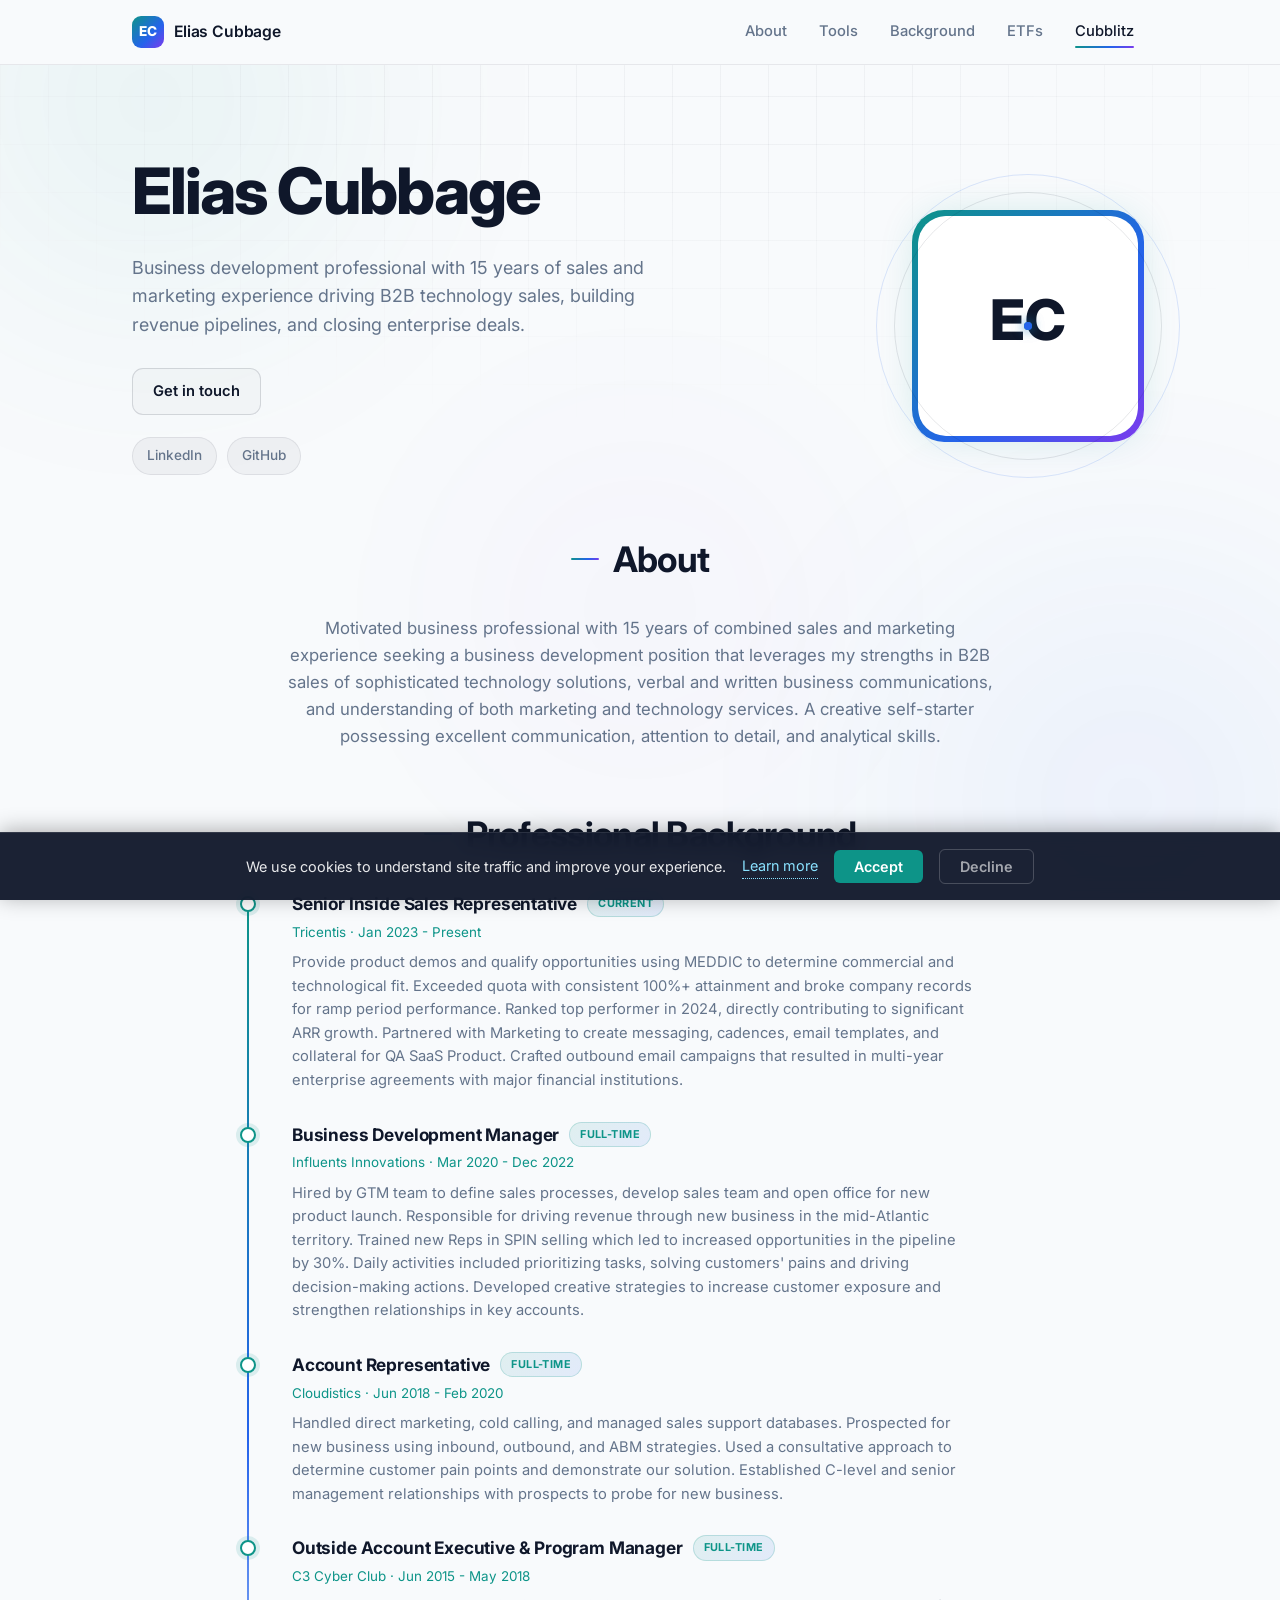
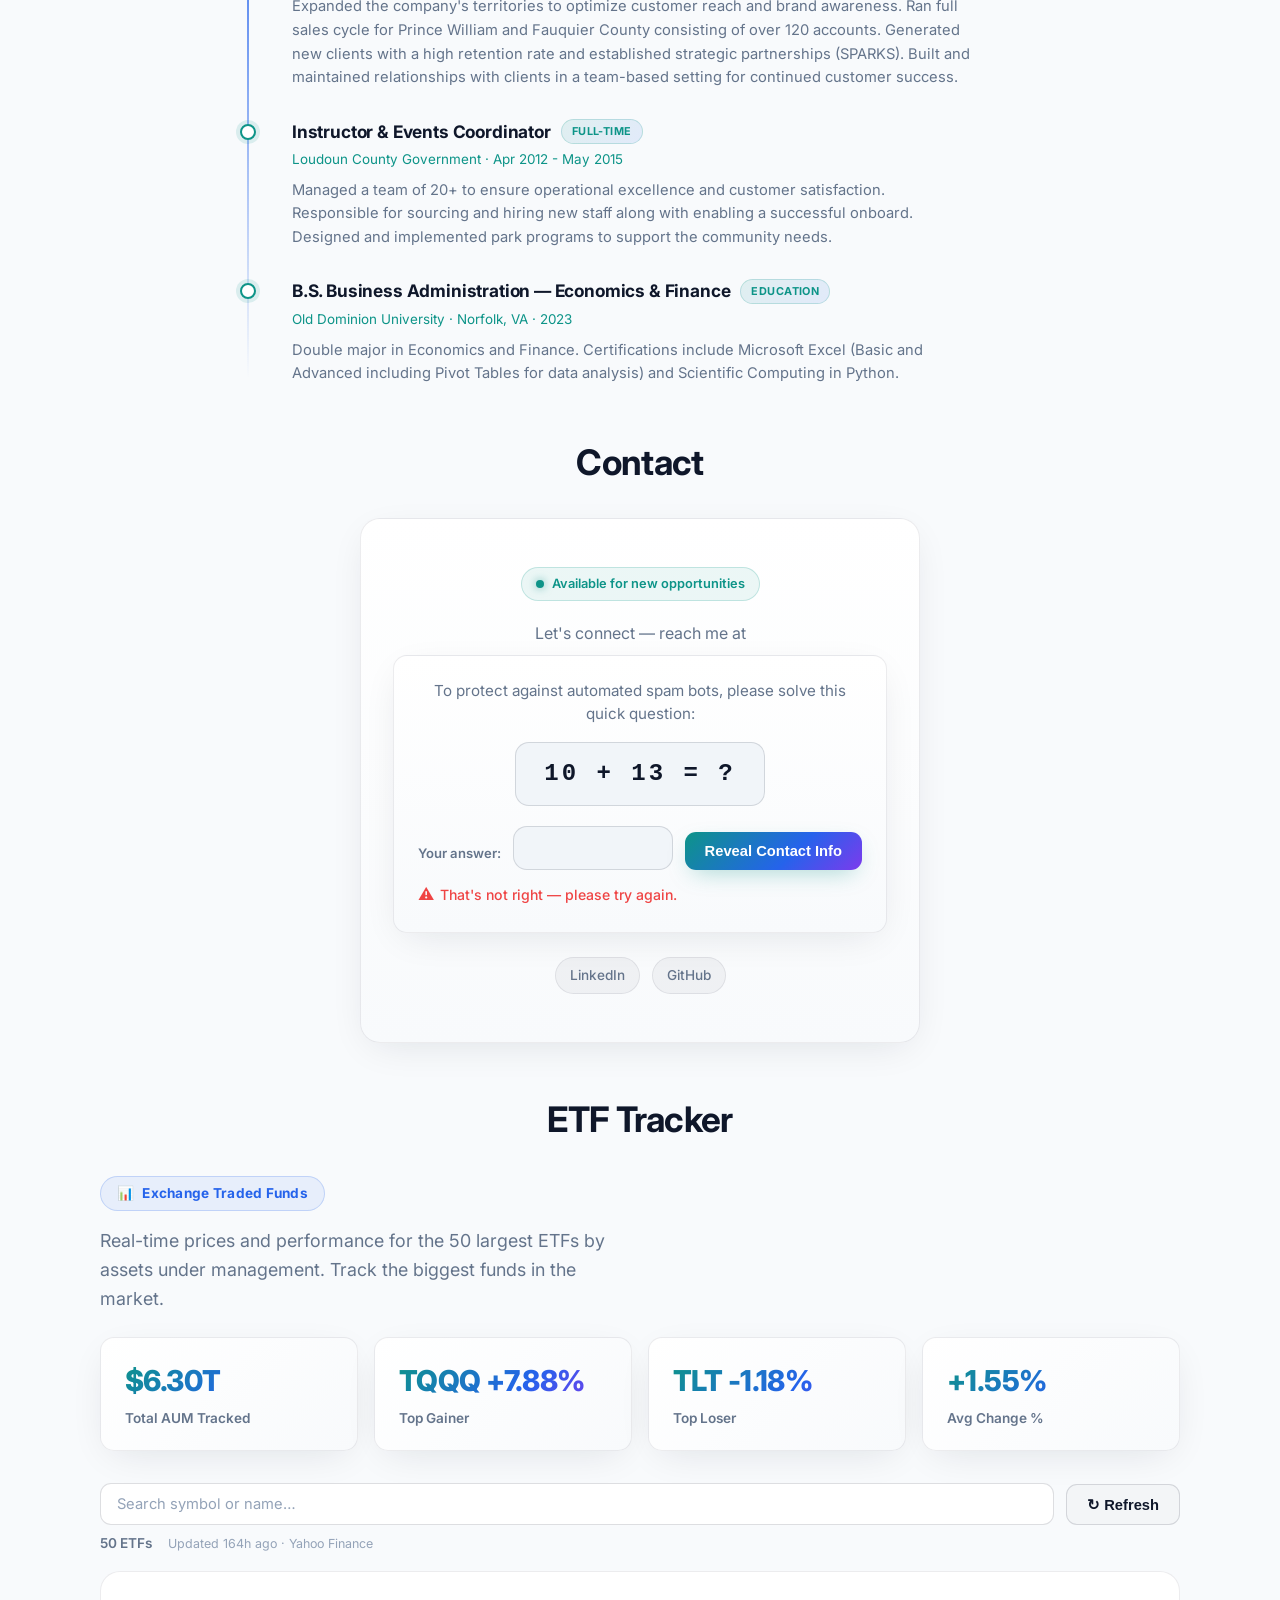
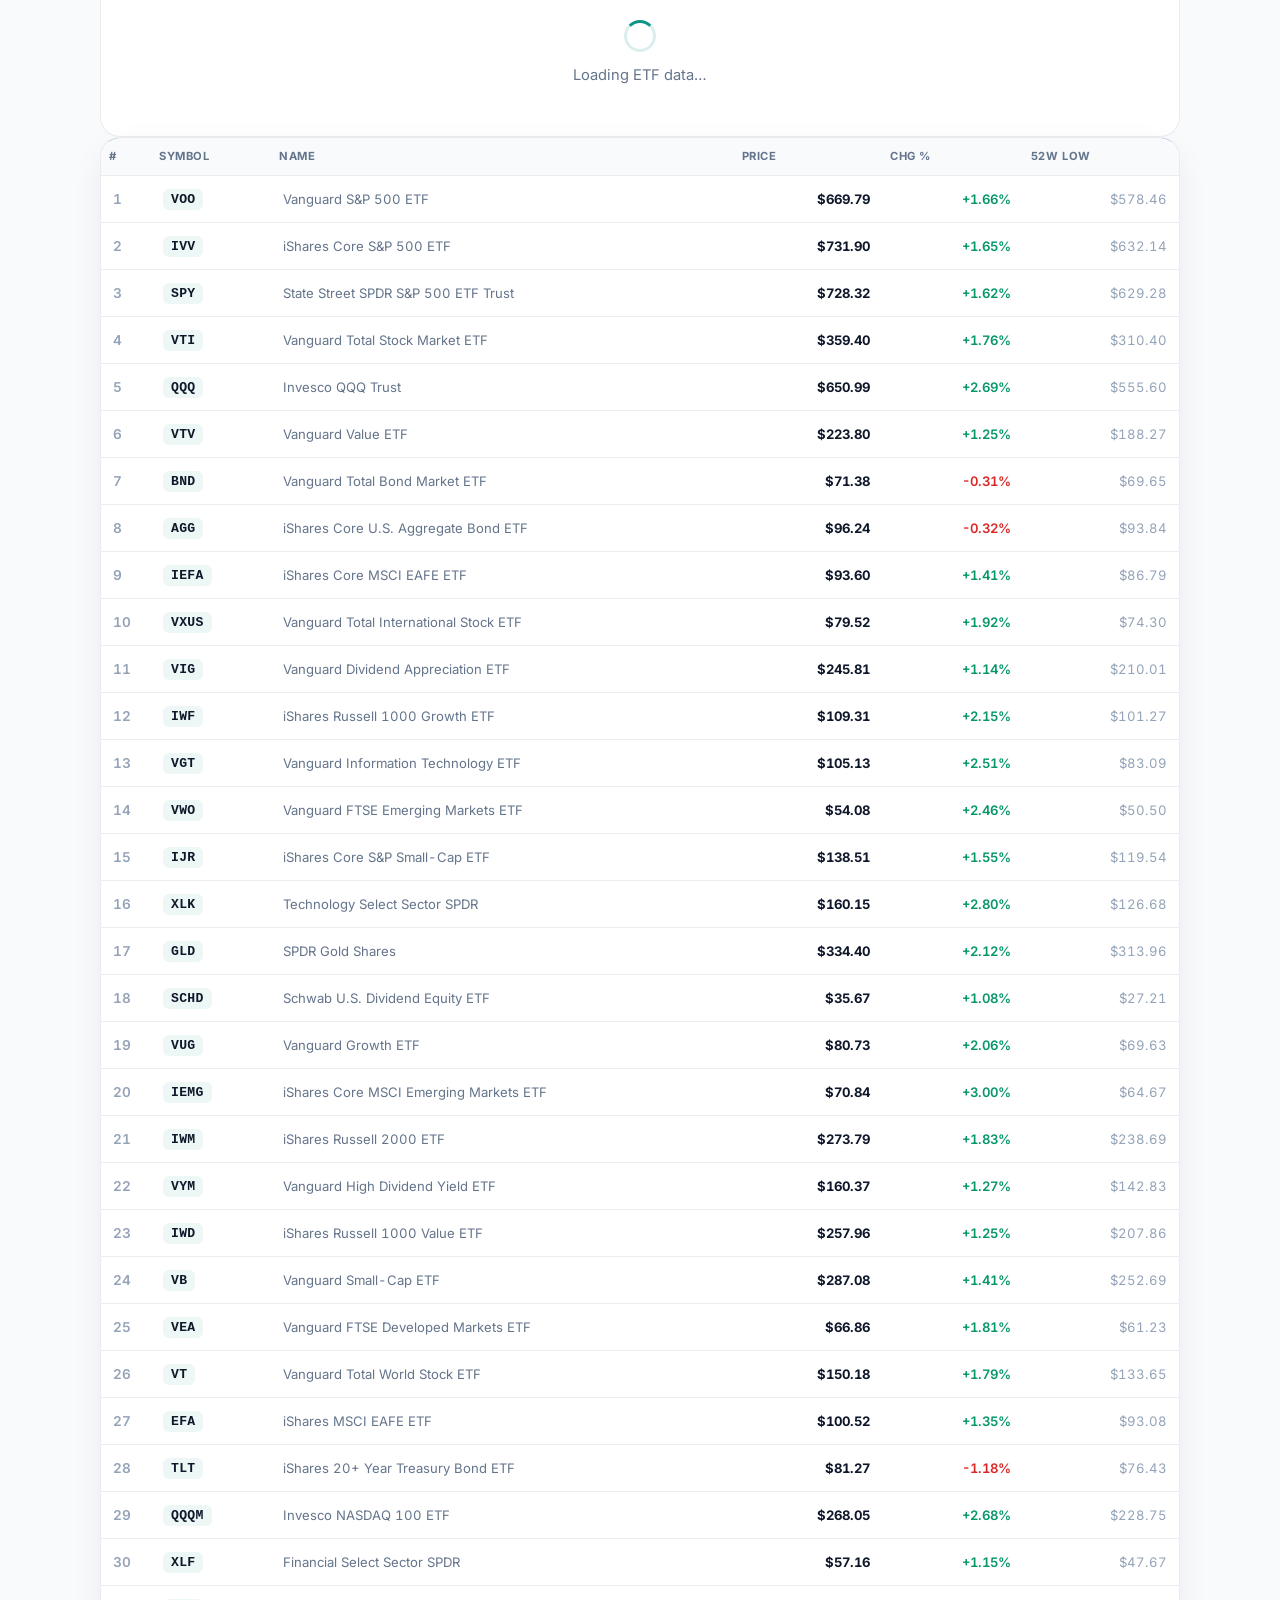
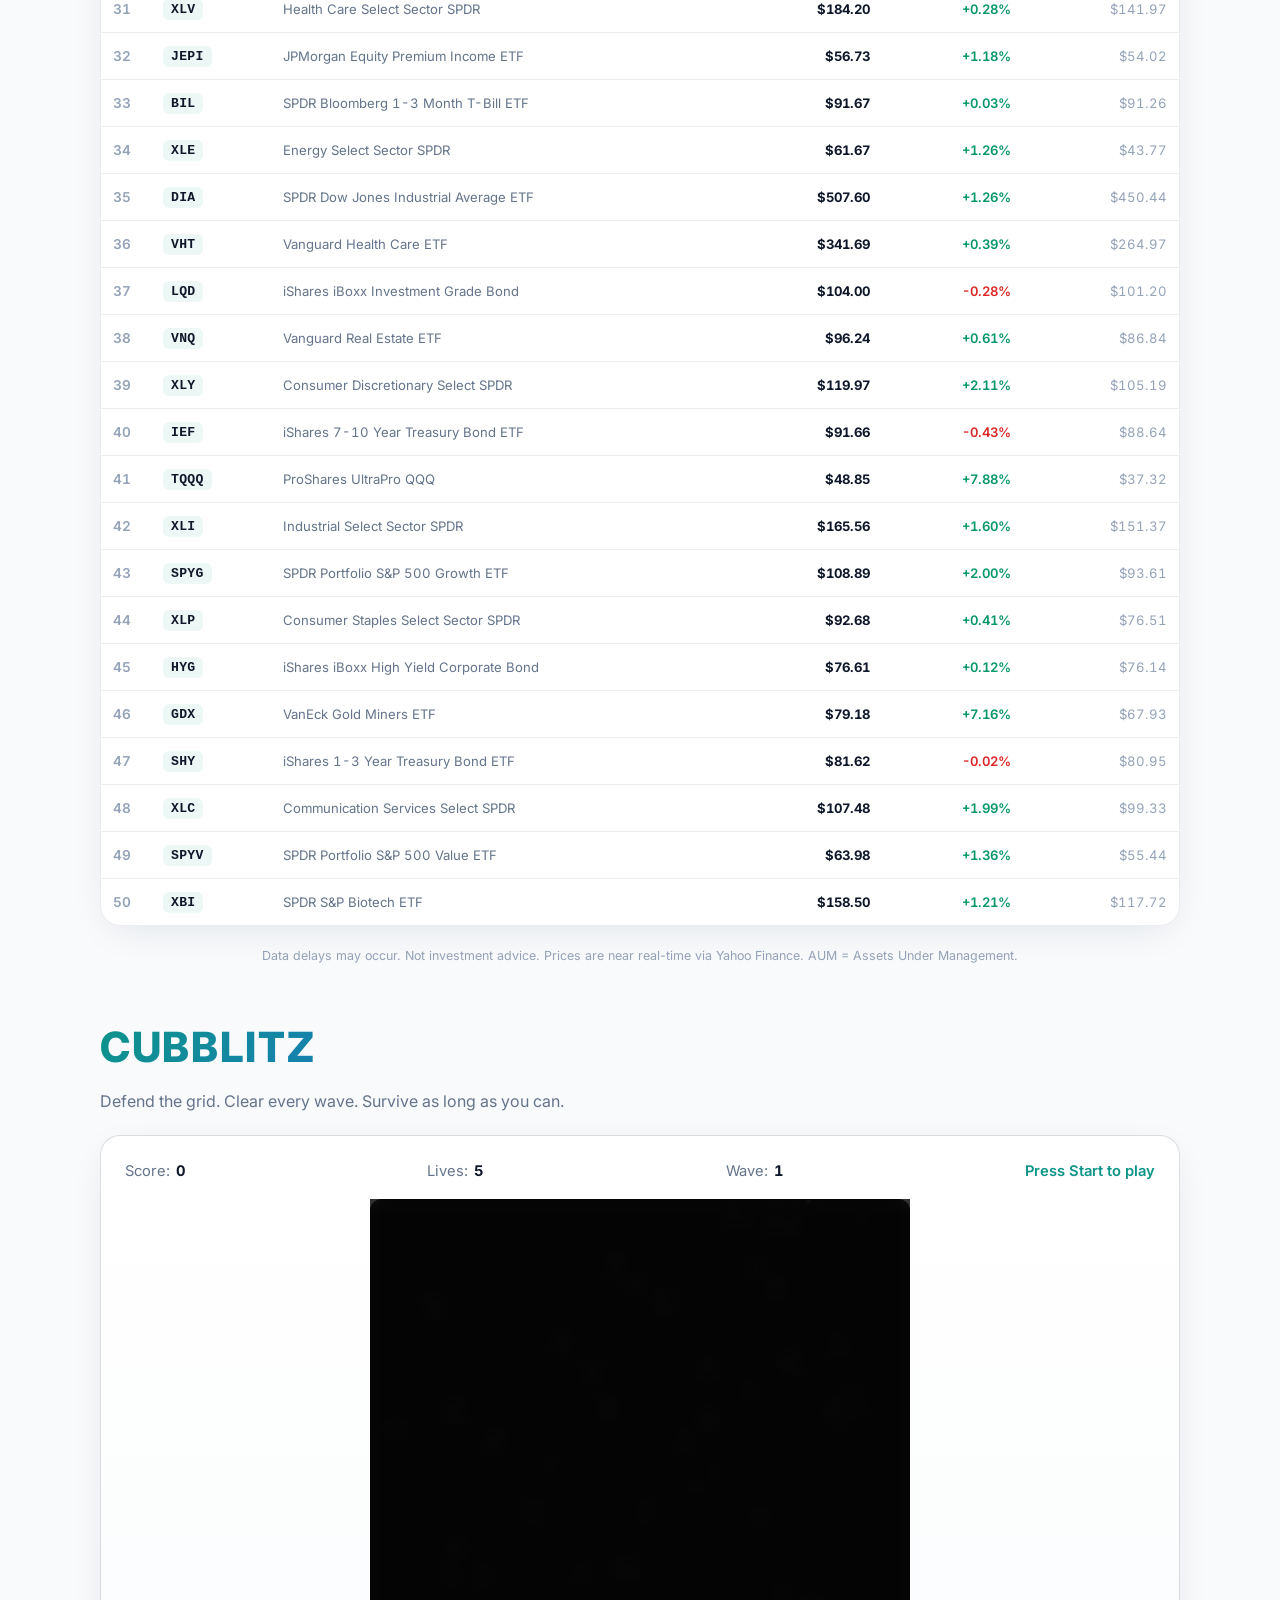
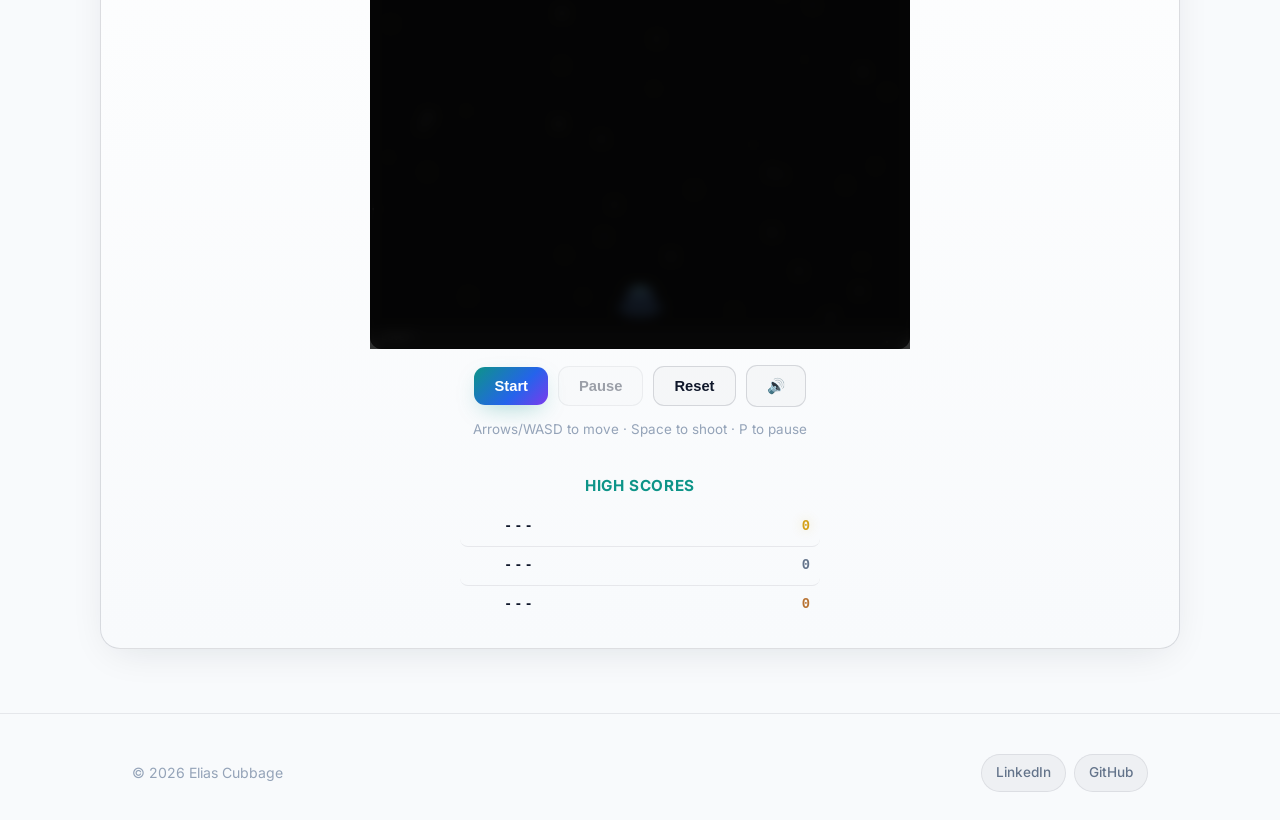
<file: index.html>
<!doctype html>
<html lang="en">
<head>
  <meta charset="utf-8" />
  <meta name="viewport" content="width=device-width,initial-scale=1" />
  <meta http-equiv="Cache-Control" content="no-cache, no-store, must-revalidate" />
  <meta http-equiv="Pragma" content="no-cache" />
  <meta http-equiv="Expires" content="0" />
  <title>Elias Cubbage, Business Development & Sales Professional</title>
  <meta name="description" content="Elias Cubbage, business development professional with 15 years of B2B technology sales and marketing experience. Proven track record of quota attainment, pipeline growth, and enterprise deal closing." />
  <meta property="og:title" content="Elias Cubbage, Business Development & Sales Professional" />
  <meta property="og:description" content="Business development professional with 15 years of sales and marketing experience driving B2B technology sales, building revenue pipelines, and closing enterprise deals." />
  <meta property="og:type" content="website" />
  <meta property="og:url" content="https://eliascubbage.com" />
  <meta property="og:locale" content="en_US" />
  <meta name="twitter:card" content="summary" />
  <link rel="icon" type="image/svg+xml" href="data:image/svg+xml,%3Csvg xmlns='http://www.w3.org/2000/svg' viewBox='0 0 32 32'%3E%3Crect width='32' height='32' rx='6' fill='%230d9488'/%3E%3Ctext x='16' y='22' text-anchor='middle' font-family='Inter,system-ui,sans-serif' font-size='16' font-weight='700' fill='%23ffffff'%3EEC%3C/text%3E%3C/svg%3E" />
  <link href="https://fonts.googleapis.com/css2?family=Inter:wght@300;400;500;600;700;800;900&display=swap" rel="stylesheet">
  <script>history.scrollRestoration='manual';window.scrollTo(0,0);</script>
  <link rel="stylesheet" href="styles-cubblitz.css?v=15">

  <!-- Configuration (GitHub Gist + GA4 Measurement ID) -->
  <script src="config.js?v=3"></script>

  <!-- Google Analytics 4 — Consent Mode (GDPR-compliant) -->
  <!-- The tag is detected by Google immediately, but consent defaults to
       "denied" so no tracking cookies are set until the visitor accepts. -->
  <script async src="https://www.googletagmanager.com/gtag/js?id=G-XMLXKBEWM9"></script>
  <script>
    window.dataLayer = window.dataLayer || [];
    function gtag(){dataLayer.push(arguments);}

    // Default consent: all denied (GDPR-safe — no cookies until accepted)
    gtag('consent', 'default', {
      'analytics_storage': 'denied',
      'ad_storage': 'denied',
      'functionality_storage': 'denied',
      'personalization_storage': 'denied',
      'security_storage': 'denied'
    });

    gtag('js', new Date());

    // Configure GA4 (reads Measurement ID from config.js)
    var gaId = (window.CUBBLITZ_CONFIG && window.CUBBLITZ_CONFIG.gaMeasurementId) || '';
    if (gaId) {
      gtag('config', gaId, {
        'allow_google_signals': false,
        'allow_ad_personalization_signals': false,
        'anonymize_ip': true
      });
    }
  </script>
</head>
<body>
  <div class="cursor-dot" id="cursor-dot" aria-hidden="true"></div>
  <div class="cursor-ring" id="cursor-ring" aria-hidden="true"></div>
  <div class="spotlight" id="spotlight" aria-hidden="true"></div>
  <div class="scroll-progress" id="scroll-progress" aria-hidden="true"></div>
  <div class="bg-decor" aria-hidden="true">
    <div class="bg-mesh"></div>
    <div class="bg-glow glow-a"></div>
    <div class="bg-glow glow-b"></div>
    <div class="bg-glow glow-c"></div>
    <div class="bg-grid"></div>
    <div class="bg-noise"></div>
  </div>
  <header class="site-header">
    <div class="container header-inner">
      <a class="brand" href="/">
        <span class="brand-mark">EC</span>
        <span class="brand-name">Elias Cubbage</span>
      </a>
      <button id="nav-toggle" class="nav-toggle" aria-label="Toggle navigation">☰</button>
      <nav id="nav" class="nav">
        <a href="#about" data-nav>About</a>
        <a href="#stack" data-nav>Tools</a>
        <a href="#professional" data-nav>Background</a>
        <a href="#etf" data-nav>ETFs</a>
        <a href="#game" data-nav>Cubblitz</a>
      </nav>
    </div>
  </header>
  <main>
    <section class="hero">
      <div class="container hero-inner">
        <div class="hero-content">
          <h1>Elias Cubbage</h1>
          <p class="lead">Business development professional with 15 years of sales and marketing experience driving B2B technology sales, building revenue pipelines, and closing enterprise deals.</p>
          <p class="cta-row">
            <a class="btn ghost magnetic" href="#contact">Get in touch</a>
          </p>
          <p class="links-row">
            <a class="chip" href="https://www.linkedin.com/in/elias-cubbage/" target="_blank" rel="noopener">LinkedIn</a>
            <a class="chip" href="https://github.com/EliasCubbage" target="_blank" rel="noopener">GitHub</a>
          </p>
        </div>
        <div class="hero-visual" aria-hidden="true">
          <div class="monogram-ring">
            <div class="orbit orbit-1"></div>
            <div class="orbit orbit-2"></div>
            <div class="orbit-dot dot-1"></div>
            <div class="orbit-dot dot-2"></div>
            <svg width="220" height="220" viewBox="0 0 220 220" xmlns="http://www.w3.org/2000/svg">
              <rect width="220" height="220" rx="28" fill="#ffffff" />
              <text x="50%" y="50%" dominant-baseline="middle" text-anchor="middle" font-family="Inter, system-ui, -apple-system, 'Segoe UI', Roboto" font-size="56" font-weight="800" fill="#0f172a">EC</text>
            </svg>
          </div>
        </div>
      </div>
    </section>

    <section id="about" class="section container reveal">
      <h2 class="section-title">About</h2>
      <div class="about-grid">
        <div class="about-text">
          <p class="about-lead">Motivated business professional with 15 years of combined sales and marketing experience seeking a business development position that leverages my strengths in B2B sales of sophisticated technology solutions, verbal and written business communications, and understanding of both marketing and technology services. A creative self-starter possessing excellent communication, attention to detail, and analytical skills.</p>
        </div>
      </div>
    </section>

    <section id="professional" class="section container reveal">
      <h2 class="section-title">Professional Background</h2>
      <div class="cv-panel">
        <div class="cv-item">
          <div class="cv-marker"></div>
          <div class="cv-head">
            <h4>Senior Inside Sales Representative</h4>
            <span class="cv-badge">Current</span>
          </div>
          <p class="cv-meta"><em>Tricentis · Jan 2023 - Present</em></p>
          <p>Provide product demos and qualify opportunities using MEDDIC to determine commercial and technological fit. Exceeded quota with consistent 100%+ attainment and broke company records for ramp period performance. Ranked top performer in 2024, directly contributing to significant ARR growth. Partnered with Marketing to create messaging, cadences, email templates, and collateral for QA SaaS Product. Crafted outbound email campaigns that resulted in multi-year enterprise agreements with major financial institutions.</p>
        </div>
        <div class="cv-item">
          <div class="cv-marker"></div>
          <div class="cv-head">
            <h4>Business Development Manager</h4>
            <span class="cv-badge">Full-time</span>
          </div>
          <p class="cv-meta"><em>Influents Innovations · Mar 2020 - Dec 2022</em></p>
          <p>Hired by GTM team to define sales processes, develop sales team and open office for new product launch. Responsible for driving revenue through new business in the mid-Atlantic territory. Trained new Reps in SPIN selling which led to increased opportunities in the pipeline by 30%. Daily activities included prioritizing tasks, solving customers' pains and driving decision-making actions. Developed creative strategies to increase customer exposure and strengthen relationships in key accounts.</p>
        </div>
        <div class="cv-item">
          <div class="cv-marker"></div>
          <div class="cv-head">
            <h4>Account Representative</h4>
            <span class="cv-badge">Full-time</span>
          </div>
          <p class="cv-meta"><em>Cloudistics · Jun 2018 - Feb 2020</em></p>
          <p>Handled direct marketing, cold calling, and managed sales support databases. Prospected for new business using inbound, outbound, and ABM strategies. Used a consultative approach to determine customer pain points and demonstrate our solution. Established C-level and senior management relationships with prospects to probe for new business.</p>
        </div>
        <div class="cv-item">
          <div class="cv-marker"></div>
          <div class="cv-head">
            <h4>Outside Account Executive & Program Manager</h4>
            <span class="cv-badge">Full-time</span>
          </div>
          <p class="cv-meta"><em>C3 Cyber Club · Jun 2015 - May 2018</em></p>
          <p>Expanded the company's territories to optimize customer reach and brand awareness. Ran full sales cycle for Prince William and Fauquier County consisting of over 120 accounts. Generated new clients with a high retention rate and established strategic partnerships (SPARKS). Built and maintained relationships with clients in a team-based setting for continued customer success.</p>
        </div>
        <div class="cv-item">
          <div class="cv-marker"></div>
          <div class="cv-head">
            <h4>Instructor & Events Coordinator</h4>
            <span class="cv-badge">Full-time</span>
          </div>
          <p class="cv-meta"><em>Loudoun County Government · Apr 2012 - May 2015</em></p>
          <p>Managed a team of 20+ to ensure operational excellence and customer satisfaction. Responsible for sourcing and hiring new staff along with enabling a successful onboard. Designed and implemented park programs to support the community needs.</p>
        </div>
        <div class="cv-item">
          <div class="cv-marker"></div>
          <div class="cv-head">
            <h4>B.S. Business Administration — Economics & Finance</h4>
            <span class="cv-badge">Education</span>
          </div>
          <p class="cv-meta"><em>Old Dominion University · Norfolk, VA · 2023</em></p>
          <p>Double major in Economics and Finance. Certifications include Microsoft Excel (Basic and Advanced including Pivot Tables for data analysis) and Scientific Computing in Python.</p>
        </div>
      </div>
    </section>

    <section id="contact" class="section container reveal">
      <h2 class="section-title">Contact</h2>
      <div class="contact-card">
        <div class="contact-status"><span class="status-dot"></span>Available for new opportunities</div>
        <p class="contact-lead">Let's connect — reach me at</p>
        <div id="captcha-gate" class="captcha-gate">
          <p class="captcha-question">To protect against automated spam bots, please solve this quick question:</p>
          <div class="captcha-challenge" aria-live="polite">
            <span id="captcha-problem" class="captcha-problem"></span>
          </div>
          <form id="captcha-form" class="captcha-form" autocomplete="off" aria-label="Captcha verification">
            <label for="captcha-input" class="captcha-label">Your answer:</label>
            <input type="text" id="captcha-input" class="captcha-input" inputmode="numeric" autocomplete="off" aria-required="true" />
            <button type="submit" class="btn primary captcha-submit">Reveal Contact Info</button>
          </form>
          <p id="captcha-error" class="captcha-error" role="alert" hidden>That's not right — please try again.</p>
          <noscript>
            <p class="captcha-noscript">Enable JavaScript to view contact information, or reach out via <a href="https://www.linkedin.com/in/elias-cubbage/" target="_blank" rel="noopener">LinkedIn</a>.</p>
          </noscript>
        </div>
        <div id="contact-info" class="contact-info" hidden>
          <p class="contact-email"><span id="email-reveal"></span></p>
          <p class="contact-phone" id="contact-phone"></p>
        </div>
        <p class="cta-row">
          <a class="chip" href="https://www.linkedin.com/in/elias-cubbage/" target="_blank" rel="noopener">LinkedIn</a>
          <a class="chip" href="https://github.com/EliasCubbage" target="_blank" rel="noopener">GitHub</a>
        </p>
      </div>
    </section>

    <section id="etf" class="section container reveal">
      <h2 class="section-title">ETF Tracker</h2>
      <div class="etf-badge-header">
        <span>📊</span>
        <span>Exchange Traded Funds</span>
      </div>
      <p class="lead" style="margin:0 0 4px">Real-time prices and performance for the 50 largest ETFs by assets under management. Track the biggest funds in the market.</p>

      <div class="etf-stats" id="etf-stats">
        <div class="etf-stat-card">
          <div class="etf-stat-value" id="stat-total-aum">—</div>
          <div class="etf-stat-label">Total AUM Tracked</div>
        </div>
        <div class="etf-stat-card">
          <div class="etf-stat-value" id="stat-top-gainer">—</div>
          <div class="etf-stat-label">Top Gainer</div>
        </div>
        <div class="etf-stat-card">
          <div class="etf-stat-value" id="stat-top-loser">—</div>
          <div class="etf-stat-label">Top Loser</div>
        </div>
        <div class="etf-stat-card">
          <div class="etf-stat-value" id="stat-avg-change">—</div>
          <div class="etf-stat-label">Avg Change %</div>
        </div>
      </div>

      <div class="stocks-controls">
        <div class="stocks-search">
          <input type="text" id="search-input" placeholder="Search symbol or name…" autocomplete="off" aria-label="Search ETFs" />
        </div>
        <button id="refresh-btn" class="btn ghost refresh-btn" type="button">↻ Refresh</button>
      </div>
      <div class="stocks-meta">
        <span id="stocks-count" class="stock-count">Loading…</span>
        <span id="stocks-updated" class="stock-updated"></span>
      </div>

      <div id="stocks-status" class="stocks-status" role="status" aria-live="polite">
        <div class="spinner"></div>
        <p>Loading ETF data…</p>
      </div>
      <div id="stocks-table-wrap" class="etf-table-wrap" hidden>
        <table class="etf-table" id="stocks-table">
          <thead>
            <tr>
              <th class="sortable" data-sort="rank">#</th>
              <th class="sortable" data-sort="symbol">Symbol</th>
              <th class="sortable" data-sort="name">Name</th>
              <th class="sortable" data-sort="price">Price</th>
              <th class="sortable" data-sort="changePercent">Chg %</th>
              <th class="sortable" data-sort="volume">Volume</th>
              <th class="sortable" data-sort="marketCap">AUM</th>
              <th class="sortable" data-sort="low">52W Low</th>
            </tr>
          </thead>
          <tbody id="stocks-body"></tbody>
        </table>
      </div>
      <p class="etf-disclaimer">Data delays may occur. Not investment advice. Prices are near real-time via Yahoo Finance. AUM = Assets Under Management.</p>
    </section>

    <section id="game" class="section container reveal">
      <h2>CUBBLITZ</h2>
      <p>Defend the grid. Clear every wave. Survive as long as you can.</p>
      <div class="game-card">
        <div class="game-info">
          <div>Score: <span id="game-score">0</span></div>
          <div>Lives: <span id="game-lives">5</span></div>
          <div>Wave: <span id="game-level">1</span></div>
          <div id="game-status" class="game-status">Press Start to play</div>
        </div>
        <div class="canvas-wrap">
          <canvas id="game-canvas" width="360" height="500" aria-label="Cubblitz game"></canvas>
          <div id="game-overlay" class="game-overlay">
            <div class="overlay-content">
              <h3 id="overlay-title">CUBBLITZ</h3>
              <p id="overlay-text">Arrow keys to move · Space to shoot</p>
              <button id="overlay-btn" class="btn primary" type="button">Start</button>
            </div>
          </div>
          <div id="upgrade-picker" class="upgrade-picker">
            <div class="upgrade-picker-bg"></div>
            <div class="upgrade-picker-inner">
              <h3 class="upgrade-picker-title">CHOOSE AN UPGRADE</h3>
              <div class="upgrade-cards" id="upgrade-cards">
                <div class="upgrade-card" data-upgrade-idx="0">
                  <div class="upgrade-card-icon" id="uc-icon-0">⚡</div>
                  <div class="upgrade-card-name" id="uc-name-0">Rapid Fire</div>
                  <div class="upgrade-card-desc" id="uc-desc-0">Fire faster</div>
                  <div class="upgrade-card-level" id="uc-level-0"></div>
                </div>
                <div class="upgrade-card" data-upgrade-idx="1">
                  <div class="upgrade-card-icon" id="uc-icon-1">✦</div>
                  <div class="upgrade-card-name" id="uc-name-1">Spread Shot</div>
                  <div class="upgrade-card-desc" id="uc-desc-1">Extra bullets</div>
                  <div class="upgrade-card-level" id="uc-level-1"></div>
                </div>
                <div class="upgrade-card" data-upgrade-idx="2">
                  <div class="upgrade-card-icon" id="uc-icon-2">🛡</div>
                  <div class="upgrade-card-name" id="uc-name-2">Shield</div>
                  <div class="upgrade-card-desc" id="uc-desc-2">+1 shield HP</div>
                  <div class="upgrade-card-level" id="uc-level-2"></div>
                </div>
              </div>
              <p class="upgrade-picker-hint">← → to select · Space to confirm · or click a card</p>
            </div>
          </div>
        </div>
        <div class="game-controls">
          <button id="game-start" class="btn primary" type="button">Start</button>
          <button id="game-pause" class="btn ghost" type="button" disabled>Pause</button>
          <button id="game-reset" class="btn ghost" type="button">Reset</button>
          <button id="game-mute" class="btn ghost" type="button" aria-label="Toggle sound">🔊</button>
        </div>
        <p class="game-instructions">Arrows/WASD to move · Space to shoot · P to pause</p>
        <div class="touch-controls" id="touch-controls">
          <button class="touch-btn" id="touch-left" type="button" aria-label="Move left">◀</button>
          <button class="touch-btn touch-fire" id="touch-fire" type="button" aria-label="Fire">⦿</button>
          <button class="touch-btn" id="touch-right" type="button" aria-label="Move right">▶</button>
        </div>
        <div class="highscores" id="highscores">
          <h3>High Scores</h3>
          <ol id="highscore-list">
            <li><span class="hs-place"></span><span class="hs-initials">---</span><span class="hs-score">0</span></li>
            <li><span class="hs-place"></span><span class="hs-initials">---</span><span class="hs-score">0</span></li>
            <li><span class="hs-place"></span><span class="hs-initials">---</span><span class="hs-score">0</span></li>
          </ol>
        </div>
        <div id="initials-overlay" class="initials-overlay" hidden>
          <div class="initials-dialog">
            <p>New High Score!</p>
            <p>Enter your initials:</p>
            <input type="text" id="initials-input" maxlength="4" pattern="[A-Za-z0-9]{1,4}" autocomplete="off" />
            <button id="initials-submit" class="btn primary" type="button">Save</button>
          </div>
        </div>
      </div>
    </section>

  </main>
  <footer class="site-footer">
    <div class="container footer-inner">
      <p class="footer-copy">© <span id="year"></span> Elias Cubbage</p>
      <p class="footer-links">
        <a class="chip" href="https://www.linkedin.com/in/elias-cubbage/" target="_blank" rel="noopener">LinkedIn</a>
        <a class="chip" href="https://github.com/EliasCubbage" target="_blank" rel="noopener">GitHub</a>
      </p>
    </div>
  </footer>
  <script src="etf.js"></script>
  <script src="app-cubblitz.js?v=8"></script>
  <script src="analytics.js?v=1"></script>
  <script>
    (function() {
      'use strict';

      // Contact info obfuscation (char codes — not in plain HTML)
      var EMAIL_CODES = [101,108,105,97,115,46,99,117,98,98,97,103,101,64,103,109,97,105,108,46,99,111,109];
      var PHONE_CODES = [49,55,48,51,56,54,51,56,53,55,53];

      var emailStr = String.fromCharCode.apply(null, EMAIL_CODES);
      var phoneStr  = String.fromCharCode.apply(null, PHONE_CODES);

      var gate      = document.getElementById('captcha-gate');
      var info      = document.getElementById('contact-info');
      var emailEl   = document.getElementById('email-reveal');
      var phoneEl   = document.getElementById('contact-phone');
      var problemEl = document.getElementById('captcha-problem');
      var inputEl   = document.getElementById('captcha-input');
      var formEl    = document.getElementById('captcha-form');
      var errorEl   = document.getElementById('captcha-error');

      if (!gate || !info) return;

      var captchaA = 0, captchaB = 0, captchaAnswer = 0;

      function generateCaptcha() {
        captchaA = Math.floor(Math.random() * 13) + 3;   // 3–15
        captchaB = Math.floor(Math.random() * 13) + 3;   // 3–15
        captchaAnswer = captchaA + captchaB;
        problemEl.textContent = captchaA + ' + ' + captchaB + ' = ?';
      }

      function revealContact() {
        if (emailEl) {
          emailEl.innerHTML = '<a href="mailto:' + emailStr + '">' + emailStr + '</a>';
        }
        if (phoneEl) {
          var formatted = '(' + phoneStr.substring(1, 4) + ') ' + phoneStr.substring(4, 7) + '-' + phoneStr.substring(7);
          phoneEl.innerHTML = '<a href="tel:+' + phoneStr + '">' + formatted + '</a>';
        }
        gate.setAttribute('hidden', '');
        info.removeAttribute('hidden');
        try { sessionStorage.setItem('captchaPassed', '1'); } catch (e) {}
      }

      function showGate() {
        gate.removeAttribute('hidden');
        info.setAttribute('hidden', '');
        generateCaptcha();
        if (inputEl) { inputEl.value = ''; }
        if (errorEl) errorEl.setAttribute('hidden', '');
      }

      // Check sessionStorage — skip captcha if already passed this session
      try {
        if (sessionStorage.getItem('captchaPassed') === '1') {
          revealContact();
        } else {
          showGate();
        }
      } catch (e) {
        showGate();
      }

      // Form submit handler
      if (formEl) {
        formEl.addEventListener('submit', function(e) {
          e.preventDefault();
          var val = parseInt(inputEl.value.trim(), 10);
          if (val === captchaAnswer) {
            revealContact();
          } else {
            if (errorEl) errorEl.removeAttribute('hidden');
            generateCaptcha();
            if (inputEl) { inputEl.value = ''; inputEl.focus({preventScroll:true}); }
          }
        });
      }
    })();
  </script>
</body>
</html>
</file>
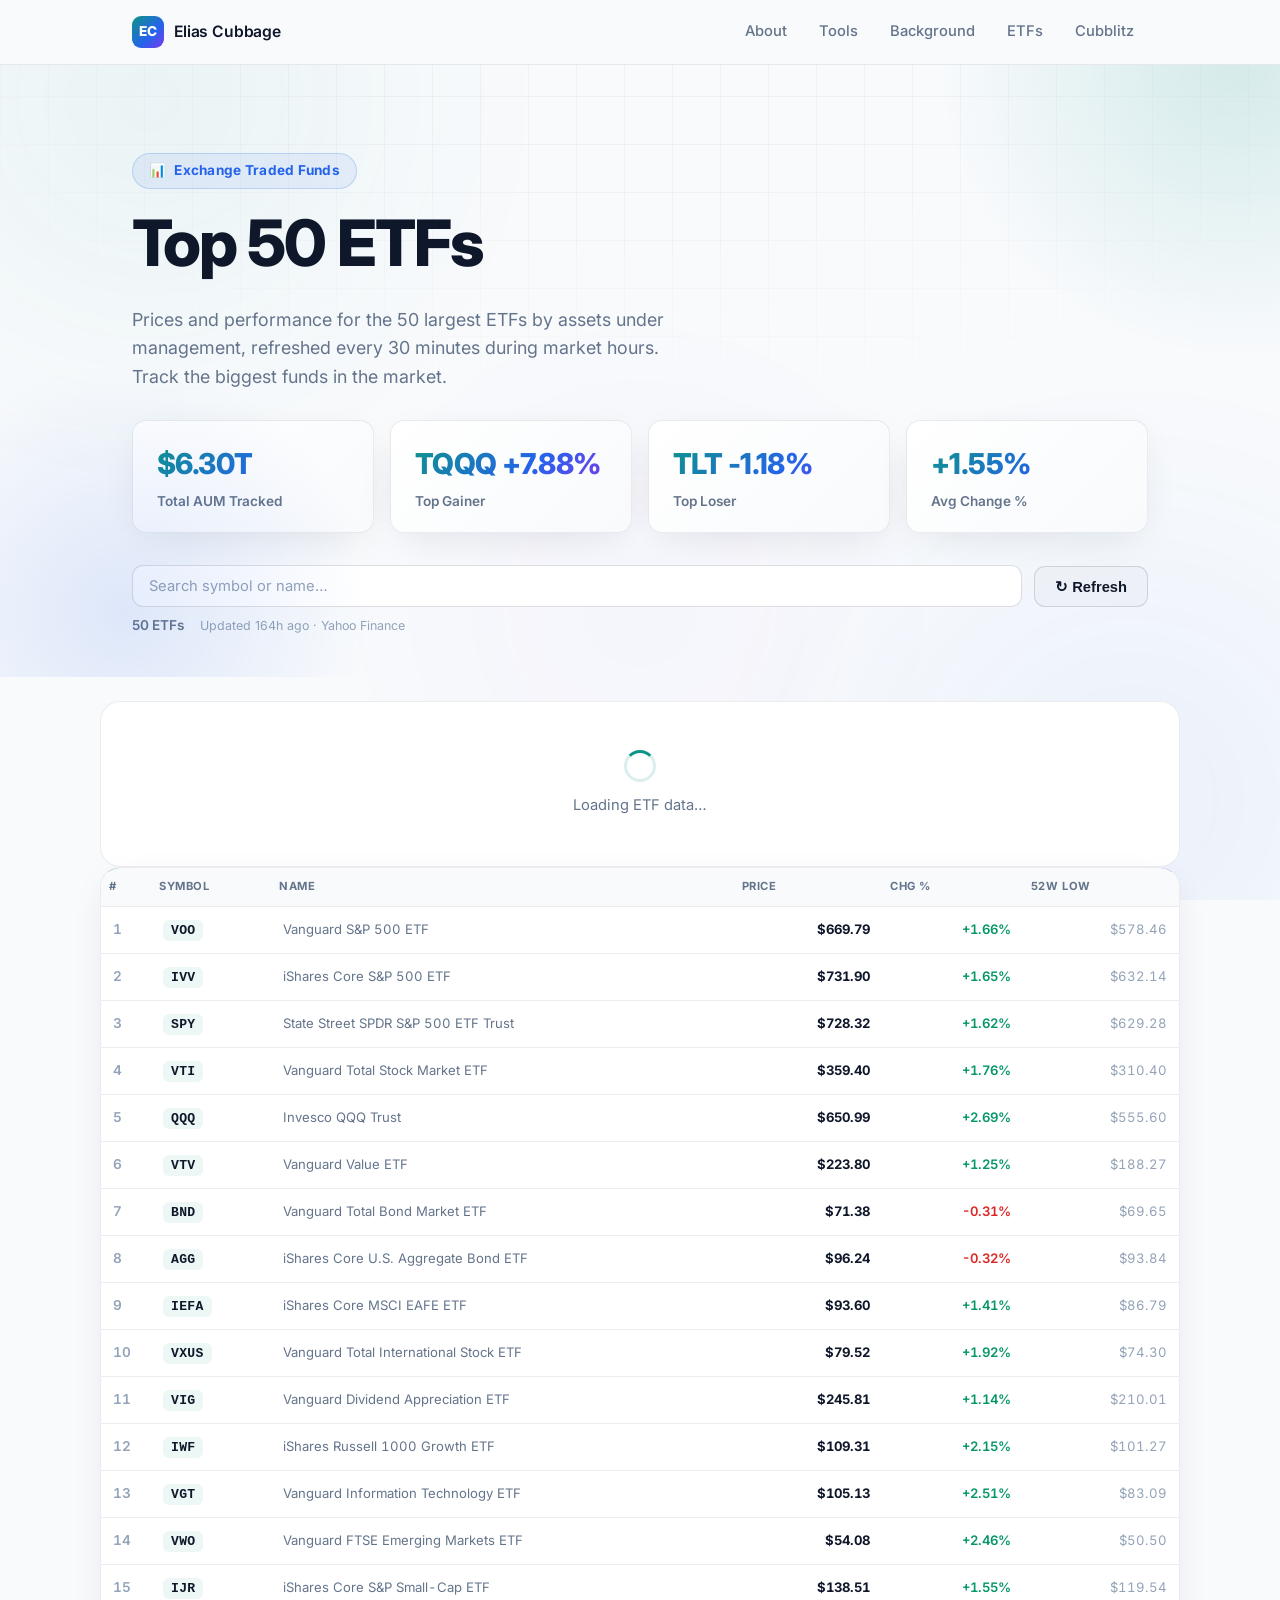
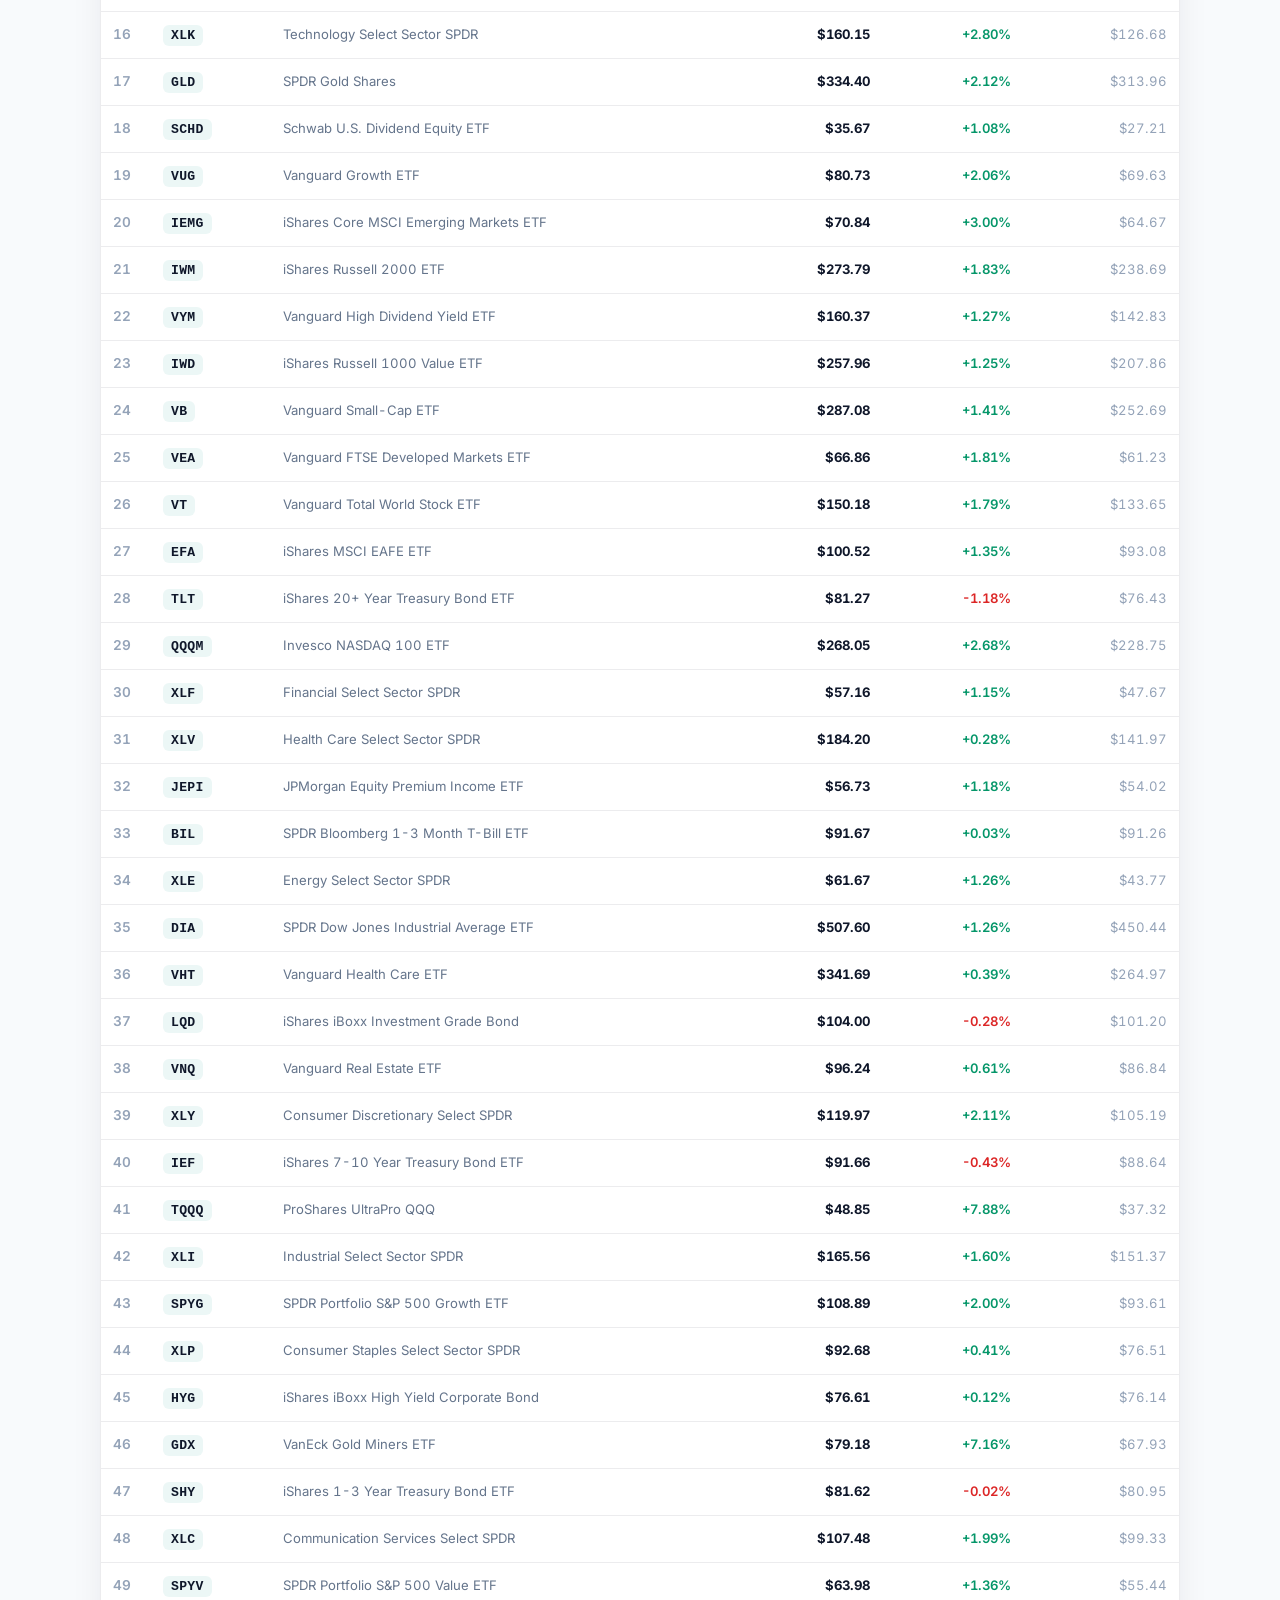
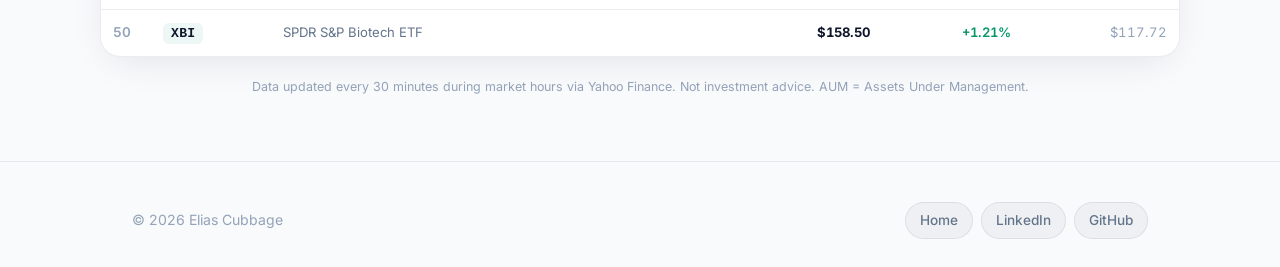
<file: etf.html>
<!doctype html>
<html lang="en">
<head>
  <meta charset="utf-8" />
  <meta name="viewport" content="width=device-width,initial-scale=1" />
  <meta http-equiv="Cache-Control" content="no-cache, no-store, must-revalidate" />
  <meta http-equiv="Pragma" content="no-cache" />
  <meta http-equiv="Expires" content="0" />
  <title>ETF Tracker — Top 50 ETFs | Elias Cubbage</title>
  <meta name="description" content="ETF tracker of the 50 largest ETFs by assets under management. Prices updated every 30 minutes during market hours." />
  <meta property="og:title" content="ETF Tracker — Top 50 ETFs" />
  <meta property="og:description" content="Tracker of the 50 largest ETFs by AUM. Prices updated every 30 minutes during market hours." />
  <meta property="og:type" content="website" />
  <meta property="og:url" content="https://eliascubbage.com/etf.html" />
  <meta property="og:locale" content="en_US" />
  <meta name="twitter:card" content="summary" />
  <link rel="icon" type="image/svg+xml" href="data:image/svg+xml,%3Csvg xmlns='http://www.w3.org/2000/svg' viewBox='0 0 32 32'%3E%3Crect width='32' height='32' rx='6' fill='%230d9488'/%3E%3Ctext x='16' y='22' text-anchor='middle' font-family='Inter,system-ui,sans-serif' font-size='16' font-weight='700' fill='%23ffffff'%3EEC%3C/text%3E%3C/svg%3E" />
  <link href="https://fonts.googleapis.com/css2?family=Inter:wght@300;400;500;600;700;800;900&display=swap" rel="stylesheet">
  <script>history.scrollRestoration='manual';window.scrollTo(0,0);</script>
  <link rel="stylesheet" href="styles-cubblitz.css?v=15">
  <script src="config.js?v=3"></script>
  <style>
    .etf-hero { position: relative; overflow: hidden; }
    .etf-hero::before {
      content: '';
      position: absolute;
      top: -50%;
      right: -20%;
      width: 600px;
      height: 600px;
      background: radial-gradient(circle, rgba(13, 148, 136, 0.15) 0%, transparent 70%);
      border-radius: 50%;
      pointer-events: none;
      animation: floatA 20s ease-in-out infinite;
    }
    .etf-hero::after {
      content: '';
      position: absolute;
      bottom: -30%;
      left: -10%;
      width: 500px;
      height: 500px;
      background: radial-gradient(circle, rgba(37, 99, 235, 0.12) 0%, transparent 70%);
      border-radius: 50%;
      pointer-events: none;
      animation: floatB 25s ease-in-out infinite;
    }
  </style>
</head>
<body>
  <div class="cursor-dot" id="cursor-dot" aria-hidden="true"></div>
  <div class="cursor-ring" id="cursor-ring" aria-hidden="true"></div>
  <div class="spotlight" id="spotlight" aria-hidden="true"></div>
  <div class="scroll-progress" id="scroll-progress" aria-hidden="true"></div>
  <div class="bg-decor" aria-hidden="true">
    <div class="bg-mesh"></div>
    <div class="bg-glow glow-a"></div>
    <div class="bg-glow glow-b"></div>
    <div class="bg-glow glow-c"></div>
    <div class="bg-grid"></div>
    <div class="bg-noise"></div>
  </div>
  <header class="site-header">
    <div class="container header-inner">
      <a class="brand" href="/">
        <span class="brand-mark">EC</span>
        <span class="brand-name">Elias Cubbage</span>
      </a>
      <button id="nav-toggle" class="nav-toggle" aria-label="Toggle navigation">☰</button>
      <nav id="nav" class="nav">
        <a href="/#about" data-nav>About</a>
        <a href="/#stack" data-nav>Tools</a>
        <a href="/#professional" data-nav>Background</a>
        <a href="/#etf" data-nav>ETFs</a>
        <a href="/#game" data-nav>Cubblitz</a>
      </nav>
    </div>
  </header>
  <main>
    <section class="hero etf-hero">
      <div class="container hero-inner">
        <div class="hero-content">
          <div class="etf-badge-header">
            <span>📊</span>
            <span>Exchange Traded Funds</span>
          </div>
          <h1>Top 50 ETFs</h1>
          <p class="lead">Prices and performance for the 50 largest ETFs by assets under management, refreshed every 30 minutes during market hours. Track the biggest funds in the market.</p>

          <div class="etf-stats" id="etf-stats">
            <div class="etf-stat-card">
              <div class="etf-stat-value" id="stat-total-aum">—</div>
              <div class="etf-stat-label">Total AUM Tracked</div>
            </div>
            <div class="etf-stat-card">
              <div class="etf-stat-value" id="stat-top-gainer">—</div>
              <div class="etf-stat-label">Top Gainer</div>
            </div>
            <div class="etf-stat-card">
              <div class="etf-stat-value" id="stat-top-loser">—</div>
              <div class="etf-stat-label">Top Loser</div>
            </div>
            <div class="etf-stat-card">
              <div class="etf-stat-value" id="stat-avg-change">—</div>
              <div class="etf-stat-label">Avg Change %</div>
            </div>
          </div>

          <div class="stocks-controls">
            <div class="stocks-search">
              <input type="text" id="search-input" placeholder="Search symbol or name…" autocomplete="off" aria-label="Search ETFs" />
            </div>
            <button id="refresh-btn" class="btn ghost refresh-btn" type="button">↻ Refresh</button>
          </div>
          <div class="stocks-meta">
            <span id="stocks-count" class="stock-count">Loading…</span>
            <span id="stocks-updated" class="stock-updated"></span>
          </div>
        </div>
      </div>
    </section>

    <section class="section container">
      <div id="stocks-status" class="stocks-status" role="status" aria-live="polite">
        <div class="spinner"></div>
        <p>Loading ETF data…</p>
      </div>
      <div id="stocks-table-wrap" class="etf-table-wrap" hidden>
        <table class="etf-table" id="stocks-table">
          <thead>
            <tr>
              <th class="sortable" data-sort="rank">#</th>
              <th class="sortable" data-sort="symbol">Symbol</th>
              <th class="sortable" data-sort="name">Name</th>
              <th class="sortable" data-sort="price">Price</th>
              <th class="sortable" data-sort="changePercent">Chg %</th>
              <th class="sortable" data-sort="volume">Volume</th>
              <th class="sortable" data-sort="marketCap">AUM</th>
              <th class="sortable" data-sort="low">52W Low</th>
            </tr>
          </thead>
          <tbody id="stocks-body"></tbody>
        </table>
      </div>
      <p class="etf-disclaimer">Data updated every 30 minutes during market hours via Yahoo Finance. Not investment advice. AUM = Assets Under Management.</p>
    </section>
  </main>
  <footer class="site-footer">
    <div class="container footer-inner">
      <p class="footer-copy">© <span id="year"></span> Elias Cubbage</p>
      <p class="footer-links">
        <a class="chip" href="/">Home</a>
        <a class="chip" href="https://www.linkedin.com/in/elias-cubbage/" target="_blank" rel="noopener">LinkedIn</a>
        <a class="chip" href="https://github.com/EliasCubbage" target="_blank" rel="noopener">GitHub</a>
      </p>
    </div>
  </footer>
  <script src="etf.js"></script>
</body>
</html>
</file>
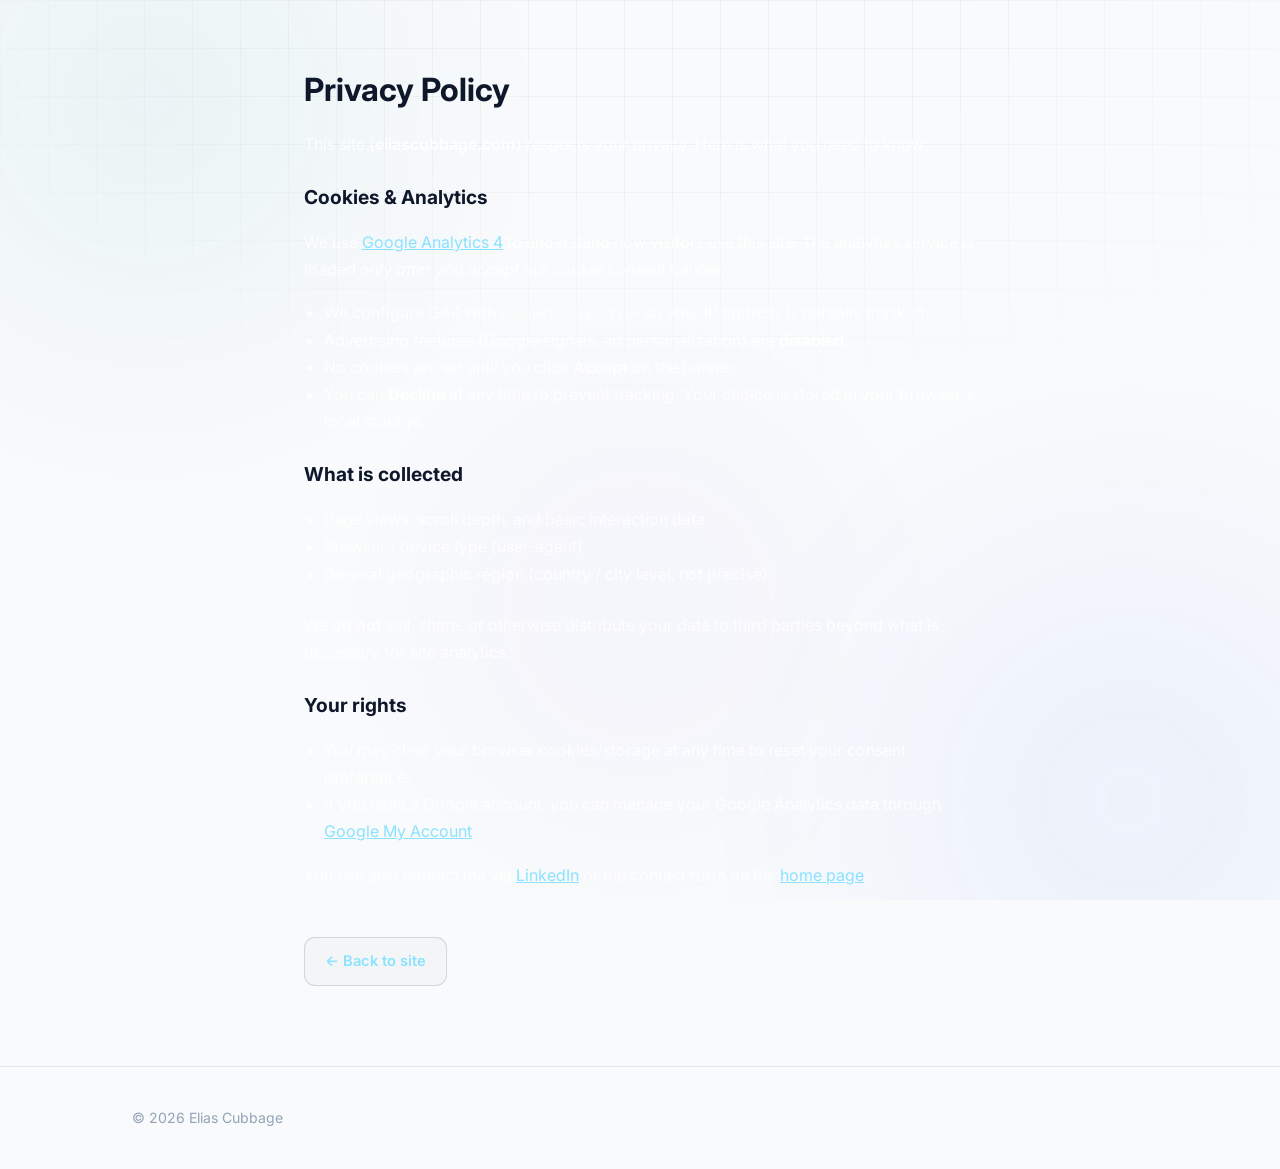
<file: privacy.html>
<!doctype html>
<html lang="en">
<head>
  <meta charset="utf-8" />
  <meta name="viewport" content="width=device-width,initial-scale=1" />
  <meta http-equiv="Cache-Control" content="no-cache, no-store, must-revalidate" />
  <title>Privacy Policy — Elias Cubbage</title>
  <meta name="description" content="Privacy policy for eliascubbage.com." />
  <link href="https://fonts.googleapis.com/css2?family=Inter:wght@300;400;500;600;700;800;900&display=swap" rel="stylesheet">
  <link rel="stylesheet" href="styles-cubblitz.css?v=15" />
  <style>
    .privacy-page { max-width: 720px; margin: 4rem auto; padding: 0 1.5rem; }
    .privacy-page h1 { font-size: 2rem; margin-bottom: 1rem; }
    .privacy-page p, .privacy-page li { line-height: 1.7; color: rgba(255,255,255,0.85); }
    .privacy-page ul { padding-left: 1.25rem; }
    .privacy-page a { color: #8ae2ff; }
    .privacy-back { margin-top: 2rem; display: inline-block; }
  </style>
</head>
<body>
  <div class="bg-decor" aria-hidden="true">
    <div class="bg-mesh"></div>
    <div class="bg-glow glow-a"></div>
    <div class="bg-glow glow-b"></div>
    <div class="bg-glow glow-c"></div>
    <div class="bg-grid"></div>
    <div class="bg-noise"></div>
  </div>
  <main>
    <article class="privacy-page">
      <h1>Privacy Policy</h1>
      <p>This site (<strong>eliascubbage.com</strong>) respects your privacy. Here is what you need to know:</p>

      <h2 style="font-size:1.2rem;margin-top:1.5rem;margin-bottom:0.5rem;">Cookies & Analytics</h2>
      <p>We use <a href="https://analytics.google.com" target="_blank" rel="noopener">Google Analytics 4</a> to understand how visitors use this site. The analytics service is loaded <em>only after you accept</em> our cookie consent banner.</p>
      <ul>
        <li>We configure GA4 with <code>anonymize_ip: true</code> so your IP address is partially masked.</li>
        <li>Advertising features (Google signals, ad personalization) are <strong>disabled</strong>.</li>
        <li>No cookies are set until you click <strong>Accept</strong> on the banner.</li>
        <li>You can <strong>Decline</strong> at any time to prevent tracking. Your choice is stored in your browser's local storage.</li>
      </ul>

      <h2 style="font-size:1.2rem;margin-top:1.5rem;margin-bottom:0.5rem;">What is collected</h2>
      <ul>
        <li>Page views, scroll depth, and basic interaction data</li>
        <li>Browser / device type (user-agent)</li>
        <li>General geographic region (country / city level, not precise)</li>
      </ul>

      <p style="margin-top:1.5rem;">We do <strong>not</strong> sell, share, or otherwise distribute your data to third parties beyond what is necessary for site analytics.</p>

      <h2 style="font-size:1.2rem;margin-top:1.5rem;margin-bottom:0.5rem;">Your rights</h2>
      <ul>
        <li>You may clear your browser cookies/storage at any time to reset your consent preference.</li>
        <li>If you have a Google account, you can manage your Google Analytics data through <a href="https://myaccount.google.com" target="_blank" rel="noopener">Google My Account</a>.</li>
      </ul>

      <p>You can also contact me via <a href="https://www.linkedin.com/in/elias-cubbage/" target="_blank" rel="noopener">LinkedIn</a> or the contact form on the <a href="index.html">home page</a>.</p>

      <p class="privacy-back"><a class="btn ghost" href="index.html">← Back to site</a></p>
    </article>
  </main>
  <footer class="site-footer">
    <div class="container footer-inner">
      <p class="footer-copy">© <span id="year"></span> Elias Cubbage</p>
    </div>
  </footer>
  <script>document.getElementById('year').textContent = new Date().getFullYear();</script>
</body>
</html>
</file>
<file: styles-cubblitz.css>
/* ============================================================
   Elias Cubbage — Portfolio
   Bright, professional light theme with teal→blue accent
   Enhanced: scroll progress, stats, filters, marquee
   ============================================================ */

:root{
  --bg:#f8fafc;
  --bg-2:#f1f5f9;
  --card:#ffffff;
  --card-2:#f8fafc;
  --muted:#64748b;
  --muted-2:#94a3b8;
  --text:#0f172a;
  --accent:#0d9488;
  --accent-2:#2563eb;
  --accent-3:#7c3aed;
  --accent-grad:linear-gradient(135deg,#0d9488 0%,#2563eb 60%,#7c3aed 100%);
  --accent-grad-soft:linear-gradient(135deg,rgba(13,148,136,0.1),rgba(37,99,235,0.1));
  --border:rgba(15,23,42,0.08);
  --border-strong:rgba(15,23,42,0.14);
  --radius:14px;
  --radius-lg:20px;
  --shadow:0 10px 40px -12px rgba(15,23,42,0.12);
  --shadow-glow:0 0 40px -8px rgba(13,148,136,0.2);
  --ease:cubic-bezier(0.22,1,0.36,1);
}

*{box-sizing:border-box}
html{scroll-behavior:smooth}
html,body{height:100%}
body{
  margin:0;
  font-family:Inter,system-ui,-apple-system,'Segoe UI',Roboto,Helvetica,Arial;
  background:var(--bg);
  color:var(--text);
  line-height:1.6;
  -webkit-font-smoothing:antialiased;
  text-rendering:optimizeLegibility;
  overflow-x:hidden;
}

/* ===== Scroll progress bar ===== */
.scroll-progress{
  position:fixed;top:0;left:0;height:3px;width:0;z-index:100;
  background:var(--accent-grad);
  box-shadow:0 0 12px rgba(13,148,136,0.5);
  transition:width 0.1s linear;
}

/* ===== Background decoration ===== */
.bg-decor{position:fixed;inset:0;z-index:-1;pointer-events:none;overflow:hidden}
.bg-glow{position:absolute;border-radius:50%;filter:blur(120px);opacity:0.4}
.glow-a{width:600px;height:600px;top:-200px;left:-150px;background:radial-gradient(circle,rgba(13,148,136,0.25),transparent 70%);animation:floatA 18s ease-in-out infinite}
.glow-b{width:700px;height:700px;bottom:-250px;right:-200px;background:radial-gradient(circle,rgba(37,99,235,0.22),transparent 70%);animation:floatB 22s ease-in-out infinite}
.glow-c{width:500px;height:500px;top:40%;left:50%;transform:translateX(-50%);background:radial-gradient(circle,rgba(124,58,237,0.12),transparent 70%);animation:floatC 26s ease-in-out infinite}
.bg-grid{position:absolute;inset:0;background-image:linear-gradient(rgba(15,23,42,0.04) 1px,transparent 1px),linear-gradient(90deg,rgba(15,23,42,0.04) 1px,transparent 1px);background-size:48px 48px;mask-image:radial-gradient(ellipse 80% 60% at 50% 0%,#000 30%,transparent 80%);-webkit-mask-image:radial-gradient(ellipse 80% 60% at 50% 0%,#000 30%,transparent 80%)}
@keyframes floatA{0%,100%{transform:translate(0,0)}50%{transform:translate(60px,40px)}}
@keyframes floatB{0%,100%{transform:translate(0,0)}50%{transform:translate(-50px,-30px)}}
@keyframes floatC{0%,100%{transform:translate(-50%,0)}50%{transform:translate(-50%,-40px)}}

/* ===== Layout ===== */
.container{max-width:1080px;margin:0 auto;padding:0 32px}
.section{padding:24px 0}
@media (max-width:600px){.section{padding:16px 0}.container{padding:0 20px}}

/* ===== Header ===== */
.site-header{
  position:sticky;top:0;z-index:50;
  background:#f8fafc;
  border-bottom:1px solid var(--border);
}
.header-inner{display:flex;align-items:center;justify-content:space-between;height:64px}
.brand{display:flex;align-items:center;gap:10px;text-decoration:none;color:var(--text)}
.brand-mark{
  display:inline-flex;align-items:center;justify-content:center;
  width:32px;height:32px;border-radius:9px;
  background:var(--accent-grad);color:#fff;font-weight:800;font-size:0.85rem;letter-spacing:0.5px;
}
.brand-name{font-weight:600;font-size:0.98rem;letter-spacing:-0.01em}
@media (max-width:520px){.brand-name{display:none}}

.nav{display:flex;gap:4px;align-items:center}
.nav a{
  position:relative;color:var(--muted);text-decoration:none;font-size:0.92rem;font-weight:500;
  padding:8px 14px;border-radius:8px;transition:color 0.25s var(--ease),background 0.25s var(--ease);
}
.nav a:hover{color:var(--text);background:rgba(15,23,42,0.05)}
.nav a::after{content:"";position:absolute;left:14px;right:14px;bottom:4px;height:1.5px;background:var(--accent-grad);transform:scaleX(0);transform-origin:left;transition:transform 0.3s var(--ease);border-radius:2px}
.nav a:hover::after{transform:scaleX(1)}
.nav a.active{color:var(--text)}
.nav a.active::after{transform:scaleX(1)}
.nav-toggle{display:none;background:transparent;border:0;color:var(--muted);font-size:1.4rem;cursor:pointer;padding:4px 8px;border-radius:8px}
.nav-toggle:hover{color:var(--text);background:rgba(15,23,42,0.05)}

/* ===== Hero ===== */
.hero{padding:88px 0 24px}
.hero-inner{display:flex;gap:48px;align-items:center}
.hero-content{flex:1;min-width:0}
.hero h1{
  font-size:clamp(2.4rem,6vw,4rem);font-weight:800;letter-spacing:-0.03em;line-height:1.2;
  margin:0 0 24px;
  color:#0f172a;
}
.lead{color:var(--muted);font-size:1.12rem;max-width:540px;margin:0 0 28px}
.cta-row{display:flex;gap:12px;flex-wrap:wrap;margin:0 0 22px}
.links-row{display:flex;gap:10px;flex-wrap:wrap;margin:0 0 24px}

/* ===== Buttons & chips ===== */
.btn{
  display:inline-flex;align-items:center;justify-content:center;
  padding:11px 20px;border-radius:11px;
  background:transparent;color:var(--text);text-decoration:none;font-weight:600;font-size:0.92rem;
  border:1px solid var(--border-strong);cursor:pointer;
  transition:transform 0.2s var(--ease),background 0.25s var(--ease),border-color 0.25s var(--ease),box-shadow 0.25s var(--ease);
}
.btn:hover{transform:translateY(-2px);border-color:rgba(15,23,42,0.22);background:rgba(15,23,42,0.04)}
.btn.primary{
  background:var(--accent-grad);border:0;color:#fff;font-weight:700;
  box-shadow:0 8px 24px -8px rgba(13,148,136,0.4);
}
.btn.primary:hover{box-shadow:0 12px 32px -8px rgba(13,148,136,0.55);transform:translateY(-2px)}
.btn.ghost{border:1px solid var(--border-strong);background:rgba(15,23,42,0.02)}
.btn:disabled{opacity:0.4;cursor:not-allowed;transform:none}
.chip{
  display:inline-flex;align-items:center;
  padding:7px 14px;border-radius:999px;
  background:rgba(15,23,42,0.04);border:1px solid var(--border);
  color:var(--muted);text-decoration:none;font-size:0.85rem;font-weight:500;
  transition:color 0.25s var(--ease),border-color 0.25s var(--ease),background 0.25s var(--ease),transform 0.2s var(--ease);
}
.chip:hover{color:var(--text);border-color:rgba(13,148,136,0.4);background:rgba(13,148,136,0.06);transform:translateY(-1px)}

/* magnetic buttons */
.magnetic{transition:transform 0.2s var(--ease)}

/* ===== Hero visual ===== */
.hero-visual{flex:0 0 240px;display:flex;align-items:center;justify-content:center}
.monogram-ring{position:relative;border-radius:32px;padding:6px;background:var(--accent-grad);box-shadow:var(--shadow-glow);animation:pulseRing 6s ease-in-out infinite}
.monogram-ring svg{display:block;border-radius:26px}
.orbit{position:absolute;border-radius:50%;border:1px solid rgba(15,23,42,0.1);pointer-events:none}
.orbit-1{inset:-18px;animation:spin 16s linear infinite}
.orbit-2{inset:-36px;border-color:rgba(37,99,235,0.15);animation:spin 24s linear infinite reverse}
.orbit-dot{position:absolute;top:50%;left:50%;width:8px;height:8px;margin:-4px 0 0 -4px;border-radius:50%;background:var(--accent);box-shadow:0 0 12px rgba(13,148,136,0.6)}
.dot-1{animation:orbitSpin1 16s linear infinite}
.dot-2{background:var(--accent-2);box-shadow:0 0 12px rgba(37,99,235,0.6);animation:orbitSpin2 24s linear infinite reverse}
@keyframes spin{to{transform:rotate(360deg)}}
@keyframes orbitSpin1{from{transform:rotate(0deg) translateX(128px) rotate(0deg)}to{transform:rotate(360deg) translateX(128px) rotate(-360deg)}}
@keyframes orbitSpin2{from{transform:rotate(0deg) translateX(146px) rotate(0deg)}to{transform:rotate(360deg) translateX(146px) rotate(-360deg)}}
@keyframes pulseRing{0%,100%{box-shadow:0 0 40px -8px rgba(13,148,136,0.2)}50%{box-shadow:0 0 60px -6px rgba(37,99,235,0.3)}}
@media (max-width:800px){.hero-visual{flex:0 0 180px}.monogram-ring svg{width:180px;height:180px}}
@media (max-width:520px){.hero-visual{flex:0 0 140px}.monogram-ring svg{width:140px;height:140px}.orbit-1{inset:-12px}.orbit-2{inset:-24px}}

/* ===== Section titles ===== */
.section-title{
  font-size:clamp(1.6rem,3.5vw,2.2rem);font-weight:700;letter-spacing:-0.02em;
  margin:0 0 28px;display:flex;align-items:center;gap:14px;
}
.section-title::before{content:"";width:28px;height:2px;border-radius:2px;background:var(--accent-grad);flex:0 0 28px}

/* ===== Stats band ===== */
.stats-band{
  display:grid;grid-template-columns:repeat(4,1fr);gap:16px;
  padding:0 32px 8px;
}
.stat-card{
  display:flex;flex-direction:column;gap:4px;
  padding:22px 20px;border-radius:var(--radius);
  background:linear-gradient(180deg,var(--card),var(--card-2));
  border:1px solid var(--border);
  box-shadow:var(--shadow);
  transition:transform 0.3s var(--ease),border-color 0.3s var(--ease),box-shadow 0.3s var(--ease);
}
.stat-card:hover{transform:translateY(-4px);border-color:rgba(13,148,136,0.25);box-shadow:0 14px 48px -12px rgba(15,23,42,0.18)}
.stat-num{font-size:clamp(1.6rem,3vw,2.2rem);font-weight:800;letter-spacing:-0.02em;background:var(--accent-grad);-webkit-background-clip:text;background-clip:text;-webkit-text-fill-color:transparent;font-variant-numeric:tabular-nums}
.stat-label{font-size:0.92rem;font-weight:600;color:var(--text)}
.stat-sub{font-size:0.78rem;color:var(--muted-2)}
@media (max-width:760px){.stats-band{grid-template-columns:repeat(2,1fr)}}
@media (max-width:440px){.stats-band{grid-template-columns:1fr}}

/* ===== About ===== */
#about{display:flex;flex-direction:column;justify-content:center;align-items:center;padding:8px 0}
.about-grid{display:grid;grid-template-columns:1fr;gap:40px;align-items:start;max-width:800px;margin:0 auto}
@media (max-width:860px){.about-grid{grid-template-columns:1fr;gap:28px}}
.about-lead{color:var(--muted);font-size:1.05rem;max-width:720px;margin:0 auto 24px;text-align:center}
.about-text{text-align:center}
.skills{display:flex;gap:10px;flex-wrap:wrap;list-style:none;padding:0;margin:0}
.skills li{
  display:inline-flex;align-items:center;gap:8px;
  padding:8px 14px;border-radius:10px;
  background:var(--card);border:1px solid var(--border);
  color:var(--text);font-size:0.88rem;font-weight:500;
  box-shadow:0 2px 8px -4px rgba(15,23,42,0.08);
  transition:border-color 0.25s var(--ease),transform 0.2s var(--ease),box-shadow 0.25s var(--ease);
}
.skills li:hover{border-color:rgba(13,148,136,0.35);transform:translateY(-2px);box-shadow:0 6px 16px -4px rgba(13,148,136,0.2)}
.skill-dot{width:7px;height:7px;border-radius:50%;background:var(--accent-grad);box-shadow:0 0 8px rgba(13,148,136,0.4)}


/* ===== Tech Stack ===== */
.marquee{overflow:hidden;margin:0 0 32px;mask-image:linear-gradient(90deg,transparent,#000 8%,#000 92%,transparent);-webkit-mask-image:linear-gradient(90deg,transparent,#000 8%,#000 92%,transparent)}
.marquee-track{display:flex;align-items:center;gap:18px;width:max-content;animation:marquee 28s linear infinite}
.marquee-item{font-size:1.1rem;font-weight:700;color:var(--muted);white-space:nowrap;letter-spacing:-0.01em}
.marquee-dot{color:var(--accent);font-size:0.9rem}
@keyframes marquee{to{transform:translateX(-50%)}}
.stack-grid{display:grid;grid-template-columns:repeat(4,1fr);gap:16px}
.stack-col{padding:22px 20px;border-radius:var(--radius);background:linear-gradient(180deg,var(--card),var(--card-2));border:1px solid var(--border);box-shadow:var(--shadow);transition:border-color 0.3s var(--ease),transform 0.3s var(--ease),box-shadow 0.3s var(--ease)}
.stack-col:hover{border-color:rgba(13,148,136,0.25);transform:translateY(-4px);box-shadow:0 14px 48px -12px rgba(15,23,42,0.18)}
.stack-col-title{margin:0 0 14px;font-size:0.82rem;font-weight:700;letter-spacing:0.08em;text-transform:uppercase;color:var(--accent)}
.stack-list{list-style:none;padding:0;margin:0;display:flex;flex-direction:column;gap:8px}
.stack-list li{display:flex;align-items:center;gap:8px;font-size:0.9rem;color:var(--text)}
.stack-list li::before{content:"";width:5px;height:5px;border-radius:50%;background:var(--accent-grad);flex:0 0 5px}
@media (max-width:760px){.stack-grid{grid-template-columns:repeat(2,1fr)}}
@media (max-width:440px){.stack-grid{grid-template-columns:1fr}}

/* ===== Professional Background (CV timeline) ===== */
#professional{text-align:center}
#professional .section-title{justify-content:center}
.cv-panel{position:relative;padding-left:28px;max-width:800px;margin:0 auto;text-align:left}
.cv-panel::before{content:"";position:absolute;left:7px;top:8px;bottom:8px;width:2px;background:linear-gradient(180deg,var(--accent),var(--accent-2),transparent);border-radius:2px}
.cv-item{position:relative;padding:0 0 28px 24px}
.cv-item:last-child{padding-bottom:0}
.cv-marker{position:absolute;left:-28px;top:6px;width:16px;height:16px;border-radius:50%;background:var(--card);border:2px solid var(--accent);box-shadow:0 0 0 4px rgba(13,148,136,0.12);transition:box-shadow 0.3s var(--ease),border-color 0.3s var(--ease)}
.cv-item:hover .cv-marker{border-color:var(--accent-2);box-shadow:0 0 0 6px rgba(37,99,235,0.15),0 0 16px rgba(37,99,235,0.3)}
.cv-head{display:flex;align-items:center;gap:10px;flex-wrap:wrap;margin:0 0 4px}
.cv-head h4{margin:0;font-size:1.08rem;font-weight:700;letter-spacing:-0.01em}
.cv-badge{padding:3px 10px;border-radius:999px;font-size:0.68rem;font-weight:700;letter-spacing:0.04em;text-transform:uppercase;background:var(--accent-grad-soft);border:1px solid rgba(13,148,136,0.2);color:var(--accent)}
.cv-meta{margin:0 0 8px;color:var(--accent);font-size:0.84rem}
.cv-meta em{font-style:normal}
.cv-item p:not(.cv-meta){margin:0;color:var(--muted);font-size:0.92rem;max-width:680px}

/* ===== Contact ===== */
#contact .section-title{justify-content:center;text-align:center}
#contact .section-title::before{display:none}
.contact-card{
  text-align:center;padding:48px 32px;border-radius:var(--radius-lg);
  background:linear-gradient(180deg,var(--card),var(--card-2));
  border:1px solid var(--border);box-shadow:var(--shadow);
  max-width:560px;margin:0 auto;
}
.contact-status{display:inline-flex;align-items:center;gap:8px;margin:0 0 20px;padding:6px 14px;border-radius:999px;background:rgba(13,148,136,0.08);border:1px solid rgba(13,148,136,0.2);font-size:0.8rem;font-weight:600;color:var(--accent)}
.status-dot{width:8px;height:8px;border-radius:50%;background:var(--accent);box-shadow:0 0 8px rgba(13,148,136,0.6);animation:statusPulse 2s ease-in-out infinite}
@keyframes statusPulse{0%,100%{opacity:1;transform:scale(1)}50%{opacity:0.6;transform:scale(0.85)}}
.contact-lead{margin:0 0 8px;color:var(--muted);font-size:1rem}
.contact-email{margin:0 0 24px;font-size:1.4rem;font-weight:700}
.contact-email a{color:var(--accent);text-decoration:none;transition:color 0.25s var(--ease)}
.contact-email a:hover{color:var(--accent-2)}
.contact-phone{margin:0 0 24px;font-size:1.1rem;font-weight:600}
.contact-phone a{color:var(--text);text-decoration:none;transition:color 0.25s var(--ease)}
.contact-phone a:hover{color:var(--accent)}
.contact-card .cta-row{justify-content:center;margin:0}

/* ===== Captcha Gate ===== */
.captcha-gate{
  padding:24px;
  border-radius:var(--radius);
  background:linear-gradient(180deg,var(--card),var(--card-2));
  border:1px solid var(--border);
  box-shadow:var(--shadow);
  max-width:560px;
  margin:0 auto 24px;
}
.captcha-question{
  margin:0 0 16px;
  color:var(--muted);
  font-size:0.95rem;
  line-height:1.5;
}
.captcha-challenge{
  margin:0 0 20px;
  text-align:center;
}
.captcha-problem{
  display:inline-block;
  padding:12px 28px;
  background:var(--bg-2);
  border:1px solid var(--border-strong);
  border-radius:var(--radius);
  font-size:1.5rem;
  font-weight:700;
  color:var(--text);
  font-family:ui-monospace,'SF Mono',Menlo,monospace;
  letter-spacing:3px;
}
.captcha-form{
  display:flex;
  gap:12px;
  flex-wrap:wrap;
  align-items:end;
}
.captcha-label{
  display:block;
  margin:0 0 6px;
  font-size:0.82rem;
  font-weight:600;
  color:var(--muted);
}
.captcha-input{
  flex:1;
  min-width:120px;
  padding:11px 16px;
  border:1px solid var(--border-strong);
  border-radius:var(--radius);
  background:var(--bg-2);
  color:var(--text);
  font-size:1.1rem;
  font-family:ui-monospace,'SF Mono',Menlo,monospace;
  font-weight:600;
  text-align:center;
  letter-spacing:2px;
  transition:border-color 0.25s var(--ease),box-shadow 0.25s var(--ease);
}
.captcha-input:focus{
  outline:none;
  border-color:var(--accent);
  box-shadow:0 0 0 4px rgba(13,148,136,0.12);
}
.captcha-submit{
  flex:0 0 auto;
}
.captcha-error{
  margin:12px 0 0;
  color:#ef4444;
  font-size:0.88rem;
  font-weight:500;
  display:flex;
  align-items:center;
  gap:6px;
}
.captcha-error::before{
  content:"⚠";
  font-size:1rem;
}
.captcha-noscript{
  margin:0;
  color:var(--muted);
  font-size:0.9rem;
}
.captcha-noscript a{color:var(--accent)}

/* ===== ETF Tracker ===== */
#etf .section-title{justify-content:center;text-align:center}
#etf .section-title::before{display:none}
.etf-badge-header{
  display:inline-flex;align-items:center;gap:8px;
  padding:6px 16px;border-radius:999px;
  background:rgba(37,99,235,0.08);
  border:1px solid rgba(37,99,235,0.2);
  color:var(--accent-2);
  font-size:0.85rem;font-weight:700;
  margin-bottom:16px;letter-spacing:0.02em;
}
.etf-stats{
  display:grid;
  grid-template-columns:repeat(auto-fit,minmax(200px,1fr));
  gap:16px;
  margin:24px 0 32px;
}
.etf-stat-card{
  padding:20px 24px;
  border-radius:var(--radius);
  background:linear-gradient(135deg,var(--card) 0%,var(--card-2) 100%);
  border:1px solid var(--border);
  box-shadow:var(--shadow);
  transition:transform 0.3s var(--ease),border-color 0.3s var(--ease),box-shadow 0.3s var(--ease);
}
.etf-stat-card:hover{
  transform:translateY(-4px);
  border-color:rgba(13,148,136,0.3);
  box-shadow:0 14px 48px -12px rgba(15,23,42,0.2);
}
.etf-stat-value{
  font-size:1.8rem;font-weight:800;
  background:var(--accent-grad);
  -webkit-background-clip:text;
  background-clip:text;
  -webkit-text-fill-color:transparent;
  margin:0 0 4px;
  letter-spacing:-0.02em;
}
.etf-stat-label{
  font-size:0.85rem;font-weight:600;
  color:var(--muted);
  margin:0;
}
.etf-table-wrap{
  overflow-x:auto;
  border:1px solid var(--border);
  border-radius:var(--radius-lg);
  background:var(--card);
  box-shadow:var(--shadow);
  position:relative;
}
.etf-table-wrap::before{
  content:'';
  position:absolute;
  top:0;left:0;right:0;
  height:4px;
  background:var(--accent-grad);
  border-radius:var(--radius-lg) var(--radius-lg) 0 0;
}
.etf-table{
  width:100%;
  border-collapse:collapse;
  font-size:0.82rem;
}
.etf-table thead th{
  position:sticky;
  top:0;
  background:var(--card-2);
  color:var(--muted);
  font-size:0.7rem;
  font-weight:700;
  letter-spacing:0.05em;
  text-transform:uppercase;
  padding:10px 8px;
  text-align:left;
  border-bottom:1px solid var(--border);
  white-space:nowrap;
  cursor:pointer;
  user-select:none;
  transition:color 0.2s var(--ease),background 0.2s var(--ease);
}
.etf-table thead th:nth-child(6),
.etf-table tbody td:nth-child(6){ display:none; }
.etf-table thead th:nth-child(7),
.etf-table tbody td:nth-child(7){ display:none; }
.etf-table thead th:nth-child(9),
.etf-table tbody td:nth-child(9){ display:none; }
.etf-table thead th:nth-child(10),
.etf-table tbody td:nth-child(10){ display:none; }
.etf-table thead th:hover{
  color:var(--text);
  background:rgba(15,23,42,0.03);
}
.etf-table thead th.sorted{color:var(--accent)}
.etf-table thead th.sorted::after{
  content:'';
  display:inline-block;
  margin-left:6px;
  width:0;height:0;
  border-left:4px solid transparent;
  border-right:4px solid transparent;
}
.etf-table thead th.sorted.asc::after{border-bottom:5px solid var(--accent)}
.etf-table thead th.sorted.desc::after{border-top:5px solid var(--accent)}
.etf-table tbody td{
  padding:12px;
  border-bottom:1px solid var(--border);
  white-space:nowrap;
  font-variant-numeric:tabular-nums;
  overflow:hidden;
  text-overflow:ellipsis;
}
.etf-table tbody tr:last-child td{border-bottom:0}
.etf-table tbody tr{transition:background 0.2s var(--ease)}
.etf-table tbody tr:hover{background:rgba(13,148,136,0.04)}
.etf-table .rank{
  color:var(--muted-2);font-weight:600;font-size:0.85rem;width:50px;
}
.etf-table .symbol-col{font-weight:700;width:120px}
.etf-table .ticker{
  font-family:ui-monospace,'SF Mono',Menlo,monospace;
  font-weight:700;letter-spacing:0.02em;
  color:var(--text);
  background:rgba(13,148,136,0.08);
  padding:3px 8px;
  border-radius:6px;
  font-size:0.82rem;
}
.etf-table .name-col{
  color:var(--muted);
  max-width:240px;
  overflow:hidden;
  text-overflow:ellipsis;
}
.etf-table .num{text-align:right}
.etf-table .price{font-weight:700;color:var(--text)}
.etf-table .pos{color:#059669;font-weight:600}
.etf-table .neg{color:#dc2626;font-weight:600}
.etf-table .flat{color:var(--muted-2)}
.etf-table .muted{color:var(--muted-2)}
.etf-table .marketcap{font-weight:600;color:var(--text)}
.etf-disclaimer{
  margin:20px 0 0;
  color:var(--muted-2);
  font-size:0.78rem;
  text-align:center;
}

/* stocks controls & status */
.stocks-controls{display:flex;gap:12px;align-items:center;flex-wrap:wrap;margin:0 0 8px}
.stocks-search{flex:1;min-width:200px}
.stocks-search input{
  width:100%;
  padding:11px 16px;
  border:1px solid var(--border-strong);
  border-radius:11px;
  background:var(--card);
  color:var(--text);
  font-size:0.92rem;
  font-family:inherit;
  outline:none;
  transition:border-color 0.25s var(--ease),box-shadow 0.25s var(--ease);
}
.stocks-search input::placeholder{color:var(--muted-2)}
.stocks-search input:focus{
  border-color:var(--accent);
  box-shadow:0 0 0 4px rgba(13,148,136,0.12);
}
.refresh-btn{flex:0 0 auto}
.stocks-meta{display:flex;gap:16px;flex-wrap:wrap;align-items:center;margin:0 0 16px}
.stock-count{font-size:0.85rem;font-weight:600;color:var(--muted)}
.stock-updated{font-size:0.78rem;color:var(--muted-2)}
.stocks-status{
  display:flex;
  flex-direction:column;
  align-items:center;
  justify-content:center;
  gap:12px;
  padding:48px 24px;
  border:1px solid var(--border);
  border-radius:var(--radius-lg);
  background:var(--card);
  color:var(--muted);
  text-align:center;
}
.stocks-status.error{border-color:rgba(220,38,38,0.2);color:#dc2626}
.stocks-status p{margin:0;font-size:0.92rem}
.status-icon{font-size:1.4rem;line-height:1}
.spinner{
  width:32px;height:32px;
  border:3px solid rgba(13,148,136,0.15);
  border-top-color:var(--accent);
  border-radius:50%;
  animation:etfSpin 0.8s linear infinite;
}
@keyframes etfSpin{to{transform:rotate(360deg)}}
@media (max-width:680px){
  .etf-stats{grid-template-columns:1fr}
  .stocks-controls{flex-direction:column;align-items:stretch}
}

/* ===== Footer ===== */
.site-footer{padding:40px 0;border-top:1px solid var(--border);margin-top:40px}
.footer-inner{display:flex;align-items:center;justify-content:space-between;gap:16px;flex-wrap:wrap}
.footer-copy{margin:0;color:var(--muted-2);font-size:0.88rem}
.footer-links{display:flex;gap:8px;margin:0}

/* ===== Game ===== */
#game h2{font-size:clamp(1.8rem,4vw,2.6rem);font-weight:800;letter-spacing:0.04em;margin:0 0 8px;background:var(--accent-grad);-webkit-background-clip:text;background-clip:text;-webkit-text-fill-color:transparent}
#game > p{color:var(--muted);margin:0 0 20px}
.game-card{
  margin-top:16px;padding:24px;border:1px solid var(--border-strong);border-radius:var(--radius-lg);
  background:linear-gradient(180deg,var(--card),var(--card-2));box-shadow:var(--shadow);
  display:flex;flex-direction:column;align-items:center;
}
.game-info{display:flex;gap:24px;flex-wrap:wrap;align-items:center;justify-content:space-between;color:var(--muted);font-size:0.92rem;margin-bottom:16px;width:100%}
.game-info > div{display:inline-flex;align-items:center;gap:6px}
.game-info span{color:var(--text);font-weight:700;font-variant-numeric:tabular-nums}
.game-status{color:var(--accent);font-weight:600}
.canvas-wrap{position:relative;width:100%;max-width:540px}
#game-canvas{display:block;width:100%;height:auto;aspect-ratio:540/750;background:#050506;border:1px solid var(--border-strong);border-radius:12px;image-rendering:crisp-edges}
.game-overlay{position:absolute;inset:0;display:none;align-items:center;justify-content:center;background:rgba(5,5,6,0.82);backdrop-filter:blur(6px);border-radius:12px}
.game-overlay.open{display:flex}
.overlay-content{text-align:center;padding:24px}
.overlay-content h3{margin:0 0 8px;font-size:1.8rem;font-weight:800;letter-spacing:0.04em;background:var(--accent-grad);-webkit-background-clip:text;background-clip:text;-webkit-text-fill-color:transparent}
.overlay-content p{margin:0 0 18px;color:var(--muted)}
.game-controls{display:flex;gap:10px;flex-wrap:wrap;align-items:center;margin-top:16px;justify-content:center}
.game-instructions{margin-top:12px;color:var(--muted-2);text-align:center;font-size:0.84rem}

/* touch controls */
.touch-controls{display:none;gap:12px;margin-top:14px;width:100%;max-width:360px;justify-content:space-between}
.touch-btn{flex:1;padding:16px 0;background:var(--card);border:1px solid var(--border-strong);border-radius:12px;color:var(--text);font-size:1.4rem;cursor:pointer;user-select:none;-webkit-user-select:none}
.touch-btn:active{background:rgba(13,148,136,0.12);border-color:var(--accent)}
.touch-fire{flex:1.4;color:var(--accent)}
@media (max-width:700px){.touch-controls{display:flex}}

/* high scores table */
.highscores{width:100%;max-width:360px;margin-top:20px;text-align:center}
.highscores h3{margin:0 0 10px;font-size:0.95rem;color:var(--accent);letter-spacing:0.04em;text-transform:uppercase}
#highscore-list{list-style:none;padding:0;margin:0;text-align:left;font-size:0.86rem;color:var(--muted)}
#highscore-list li{display:flex;gap:12px;align-items:center;padding:8px 10px;border-bottom:1px solid var(--border);border-radius:8px;transition:background 0.2s var(--ease)}
#highscore-list li:hover{background:rgba(15,23,42,0.03)}
#highscore-list li:last-child{border-bottom:0}
.hs-place{min-width:22px;color:var(--muted-2);font-weight:700;font-size:0.8rem}
.hs-initials{flex:0 0 52px;font-family:ui-monospace,'SF Mono',Menlo,monospace;font-weight:700;letter-spacing:2px;color:var(--text)}
.hs-score{flex:1;text-align:right;font-family:ui-monospace,'SF Mono',Menlo,monospace;color:var(--text);font-weight:600}
#highscore-list li:first-child .hs-score{color:#d4a017;text-shadow:0 0 12px rgba(212,160,23,0.3)}
#highscore-list li:nth-child(2) .hs-score{color:#64748b}
#highscore-list li:nth-child(3) .hs-score{color:#b87333}

/* ===== Upgrade Picker ===== */
.upgrade-picker{
  position:absolute;inset:0;z-index:20;
  display:none;align-items:center;justify-content:center;
  border-radius:12px;
}
.upgrade-picker.open{display:flex;pointer-events:auto}
.upgrade-picker-bg{
  position:absolute;inset:0;
  background:rgba(5,5,6,0.85);backdrop-filter:blur(6px);
  border-radius:12px;
  pointer-events:none;
}
.upgrade-picker-inner{pointer-events:auto}
.upgrade-card{cursor:pointer;pointer-events:auto}
.upgrade-picker-inner{
  position:relative;z-index:1;
  text-align:center;padding:20px 16px;width:100%;
}
.upgrade-picker-title{
  margin:0 0 16px;font-size:1.1rem;font-weight:800;letter-spacing:0.06em;
  color:#fff;text-shadow:0 0 20px rgba(13,148,136,0.5);
}
.upgrade-cards{
  display:flex;gap:8px;justify-content:center;margin:0 0 12px;
}
.upgrade-card{
  flex:1;max-width:140px;min-width:0;
  padding:14px 8px;border-radius:12px;
  background:rgba(15,23,42,0.6);border:1px solid rgba(255,255,255,0.08);
  cursor:pointer;text-align:center;
  transition:transform 0.25s cubic-bezier(0.22,1,0.36,1),border-color 0.25s ease,box-shadow 0.25s ease;
  user-select:none;-webkit-user-select:none;
}
.upgrade-card:hover{
  transform:translateY(-6px);
  border-color:rgba(13,148,136,0.5);
  box-shadow:0 8px 24px -4px rgba(13,148,136,0.3),inset 0 0 30px rgba(13,148,136,0.05);
}
.upgrade-card:active{transform:translateY(-2px)}
.upgrade-card.selected{
  border-color:rgba(13,148,136,0.8);
  box-shadow:0 8px 24px -4px rgba(13,148,136,0.5),inset 0 0 30px rgba(13,148,136,0.1);
  transform:translateY(-6px);
}
.upgrade-card.selected .upgrade-card-icon{
  filter:drop-shadow(0 0 12px rgba(13,148,136,0.6));
}
.upgrade-card-icon{
  font-size:2rem;line-height:1;margin:0 0 6px;
  filter:drop-shadow(0 0 8px rgba(255,255,255,0.2));
}
.upgrade-card-name{
  font-size:0.78rem;font-weight:700;color:#fff;letter-spacing:0.02em;
  margin:0 0 3px;
}
.upgrade-card-desc{
  font-size:0.65rem;color:rgba(255,255,255,0.5);margin:0 0 6px;
  line-height:1.3;
}
.upgrade-card-level{
  display:flex;gap:3px;justify-content:center;
}
.upgrade-card-level .dot{
  width:6px;height:6px;border-radius:50%;
  background:rgba(255,255,255,0.15);transition:background 0.3s ease;
}
.upgrade-card-level .dot.filled{background:var(--accent);box-shadow:0 0 6px rgba(13,148,136,0.5)}
.upgrade-card-level .dot.filled-max{background:#ffd700;box-shadow:0 0 6px rgba(255,215,0,0.5)}
.upgrade-picker-hint{
  margin:0;font-size:0.7rem;color:rgba(255,255,255,0.3);
  letter-spacing:0.03em;
}
@media (max-width:400px){
  .upgrade-card{padding:10px 6px}
  .upgrade-card-icon{font-size:1.5rem}
  .upgrade-card-name{font-size:0.7rem}
  .upgrade-card-desc{font-size:0.6rem}
}

/* initials entry overlay */
.initials-overlay{position:fixed;inset:0;z-index:100;display:none;align-items:center;justify-content:center;background:rgba(15,23,42,0.5);backdrop-filter:blur(8px)}
.initials-overlay.open{display:flex}
.initials-dialog{background:var(--card);border:1px solid var(--border-strong);border-radius:var(--radius-lg);padding:32px;text-align:center;max-width:320px;box-shadow:var(--shadow)}
.initials-dialog p{margin:0 0 12px;color:var(--text)}
.initials-dialog p:first-child{color:var(--accent);font-weight:700;letter-spacing:0.04em;text-transform:uppercase;font-size:0.85rem}
.initials-dialog input{background:var(--bg-2);border:1px solid var(--border-strong);border-radius:10px;color:var(--text);font-family:ui-monospace,'SF Mono',Menlo,monospace;font-size:1.6rem;font-weight:700;letter-spacing:8px;text-align:center;text-transform:uppercase;padding:10px 12px;width:100%;max-width:140px;outline:none;transition:border-color 0.25s var(--ease),box-shadow 0.25s var(--ease)}
.initials-dialog input:focus{border-color:var(--accent);box-shadow:0 0 0 4px rgba(13,148,136,0.12)}
.initials-dialog .btn{margin-top:16px;width:100%}

/* ===== Scroll reveal ===== */
.reveal{opacity:0;transform:translateY(28px);transition:opacity 0.7s var(--ease),transform 0.7s var(--ease)}
.reveal.visible{opacity:1;transform:translateY(0)}

/* ===== Focus styles ===== */
:focus-visible{outline:2px solid rgba(13,148,136,0.5);outline-offset:3px;border-radius:4px}

/* ===== Responsive ===== */
@media (max-width:800px){
  .hero-inner{flex-direction:column-reverse;gap:32px;text-align:center}
  .hero-content{display:flex;flex-direction:column;align-items:center}
  .lead{margin-left:auto;margin-right:auto}
  .cta-row,.links-row{justify-content:center}
}
@media (max-width:680px){
  .nav{display:none;flex-direction:column;gap:4px;position:absolute;top:64px;left:0;right:0;background:rgba(248,250,252,0.96);backdrop-filter:blur(14px);border-bottom:1px solid var(--border);padding:12px 20px}
  .nav-toggle{display:inline-block}
  .nav.open{display:flex}
  .nav a{padding:12px 14px}
  .nav a::after{display:none}
  .footer-inner{flex-direction:column;text-align:center}
}

/* ===== Reduced motion ===== */
@media (prefers-reduced-motion:reduce){
  *{animation-duration:0.01ms !important;animation-iteration-count:1 !important;transition-duration:0.01ms !important;scroll-behavior:auto !important}
  .reveal{opacity:1;transform:none}
  .marquee-track{animation:none}
}
</file>
